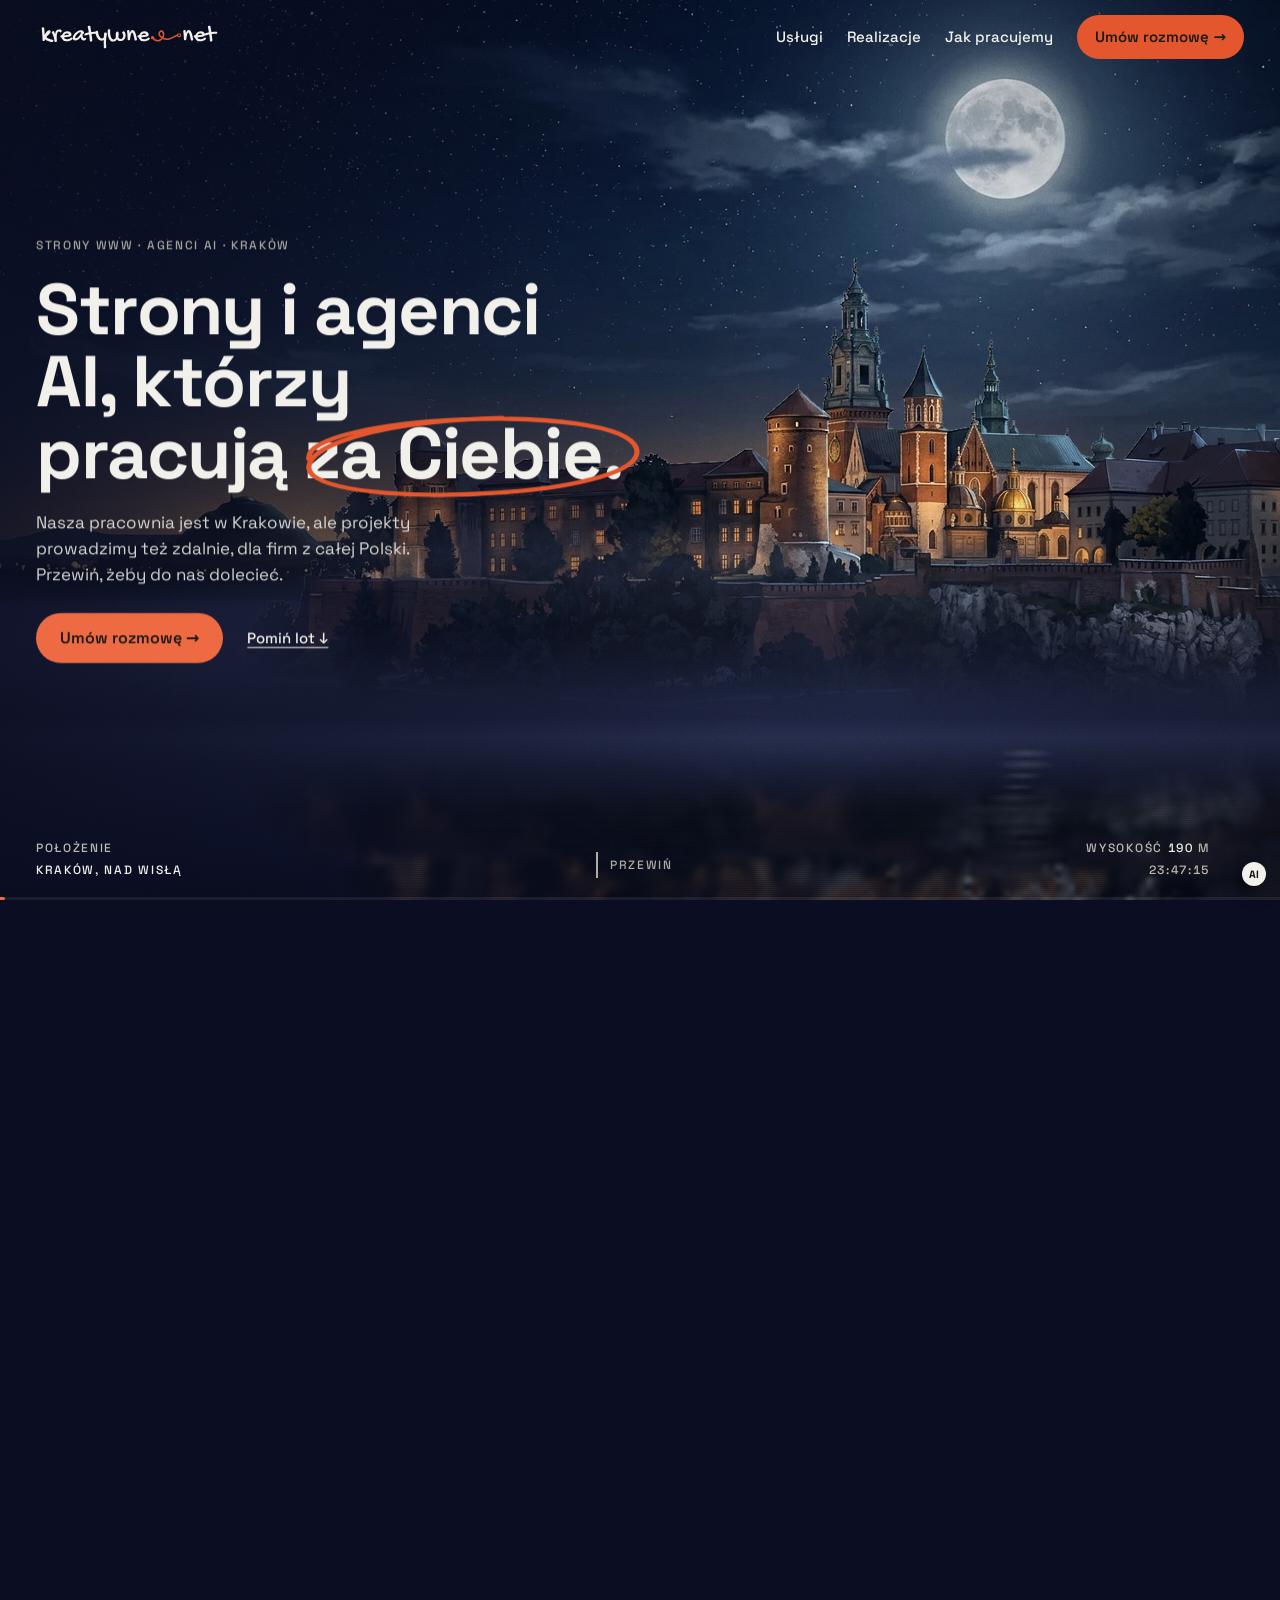
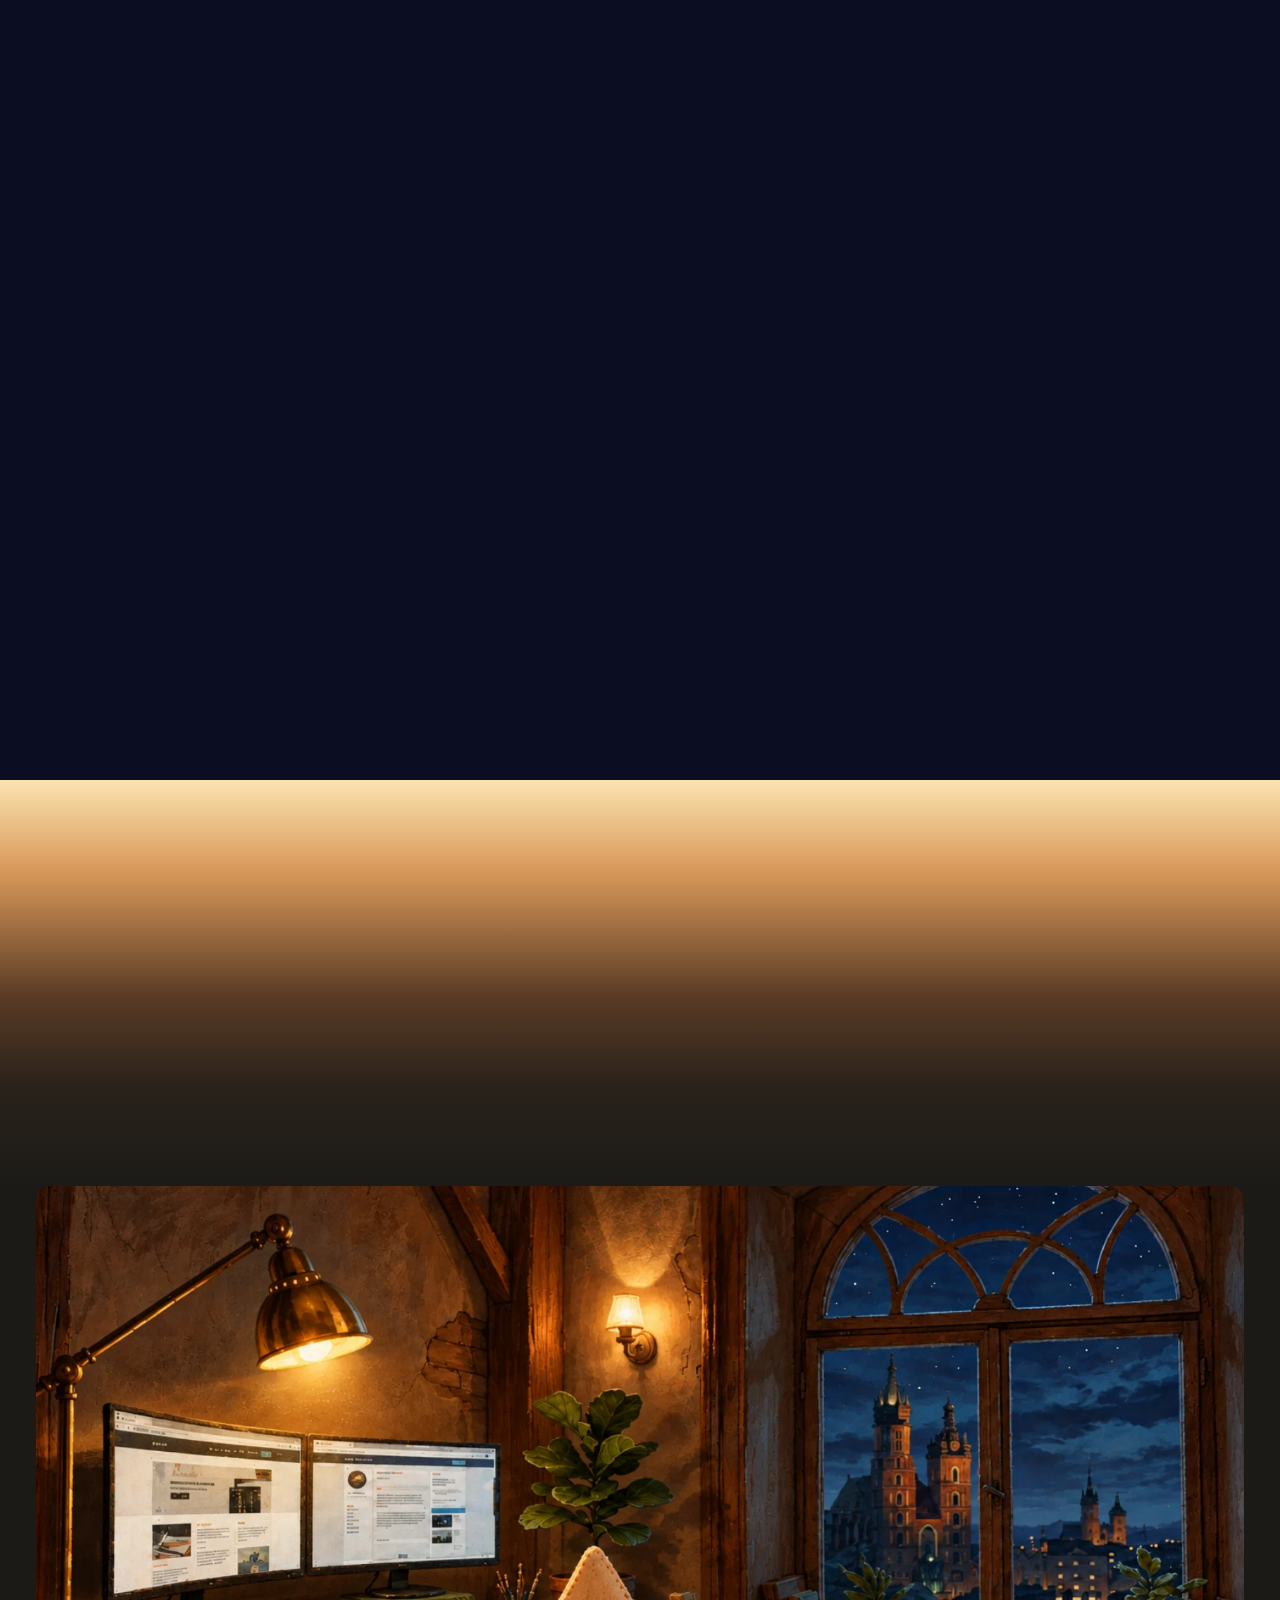
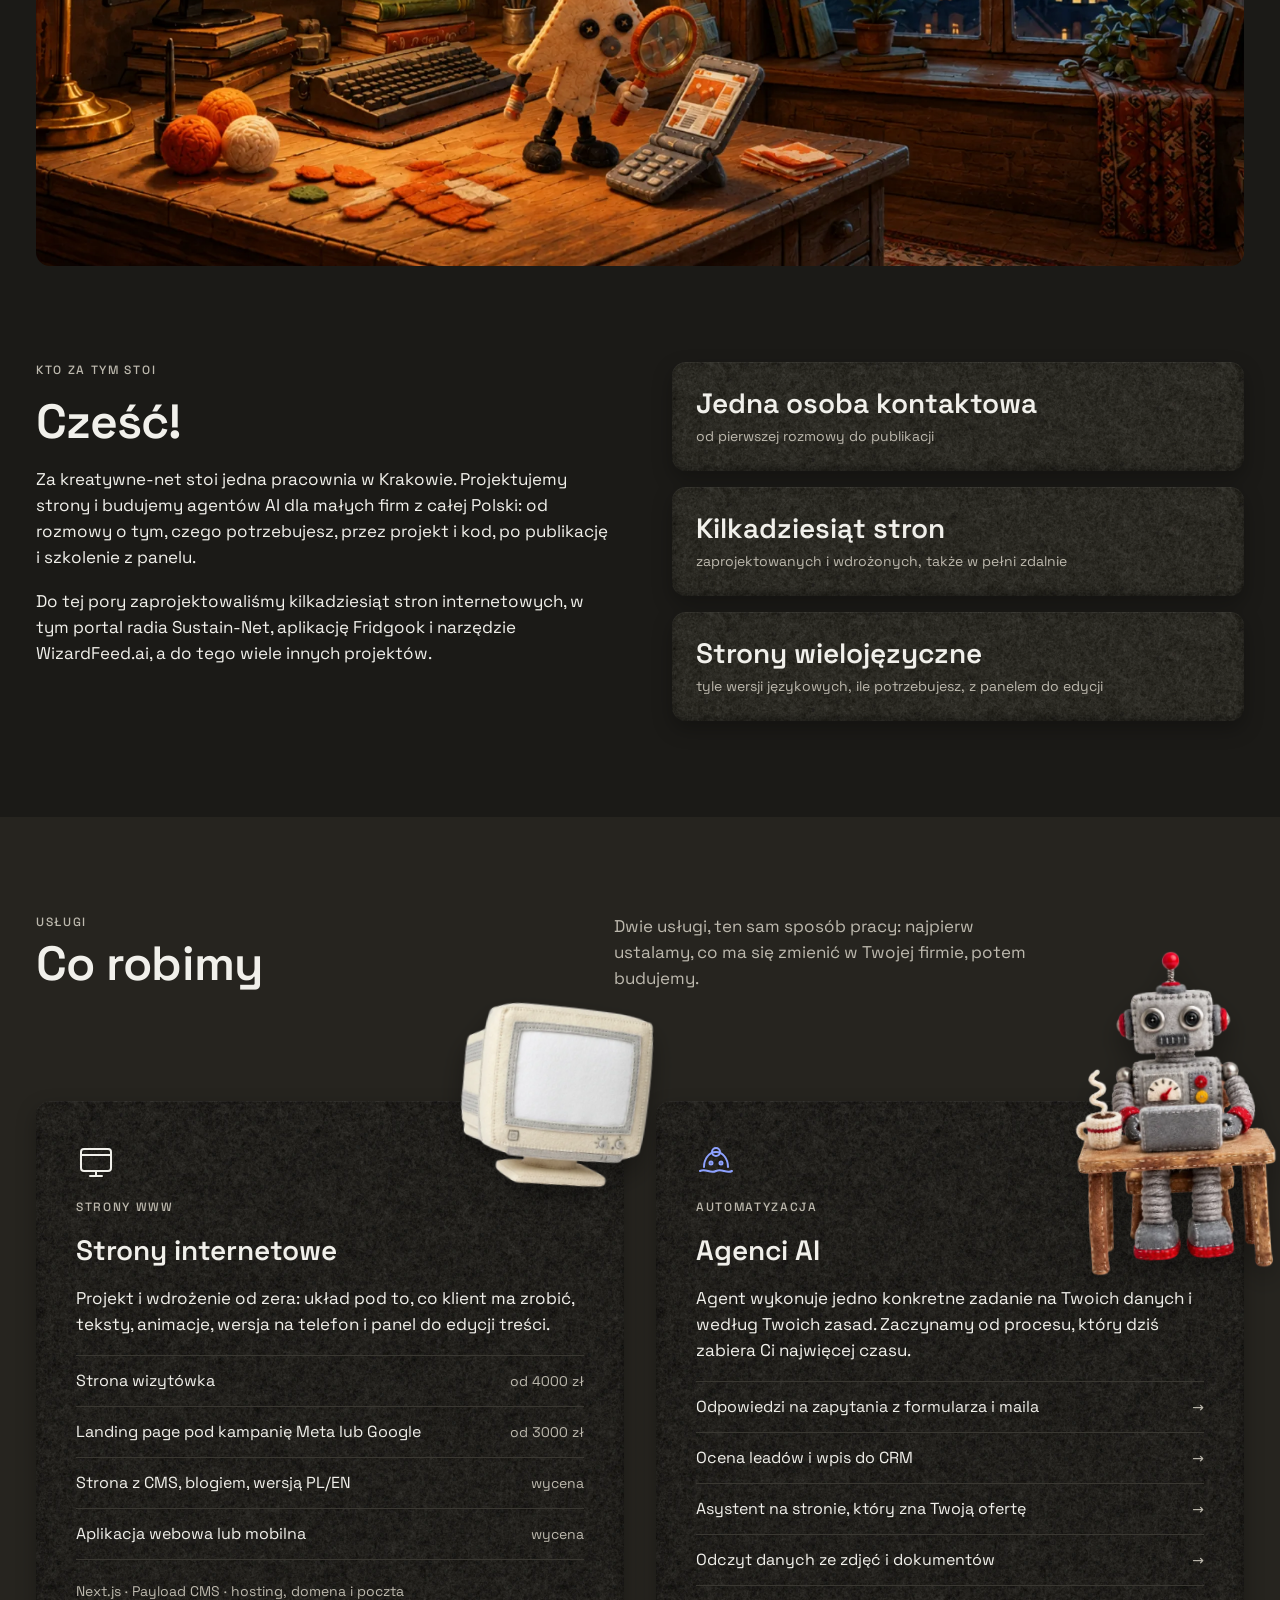
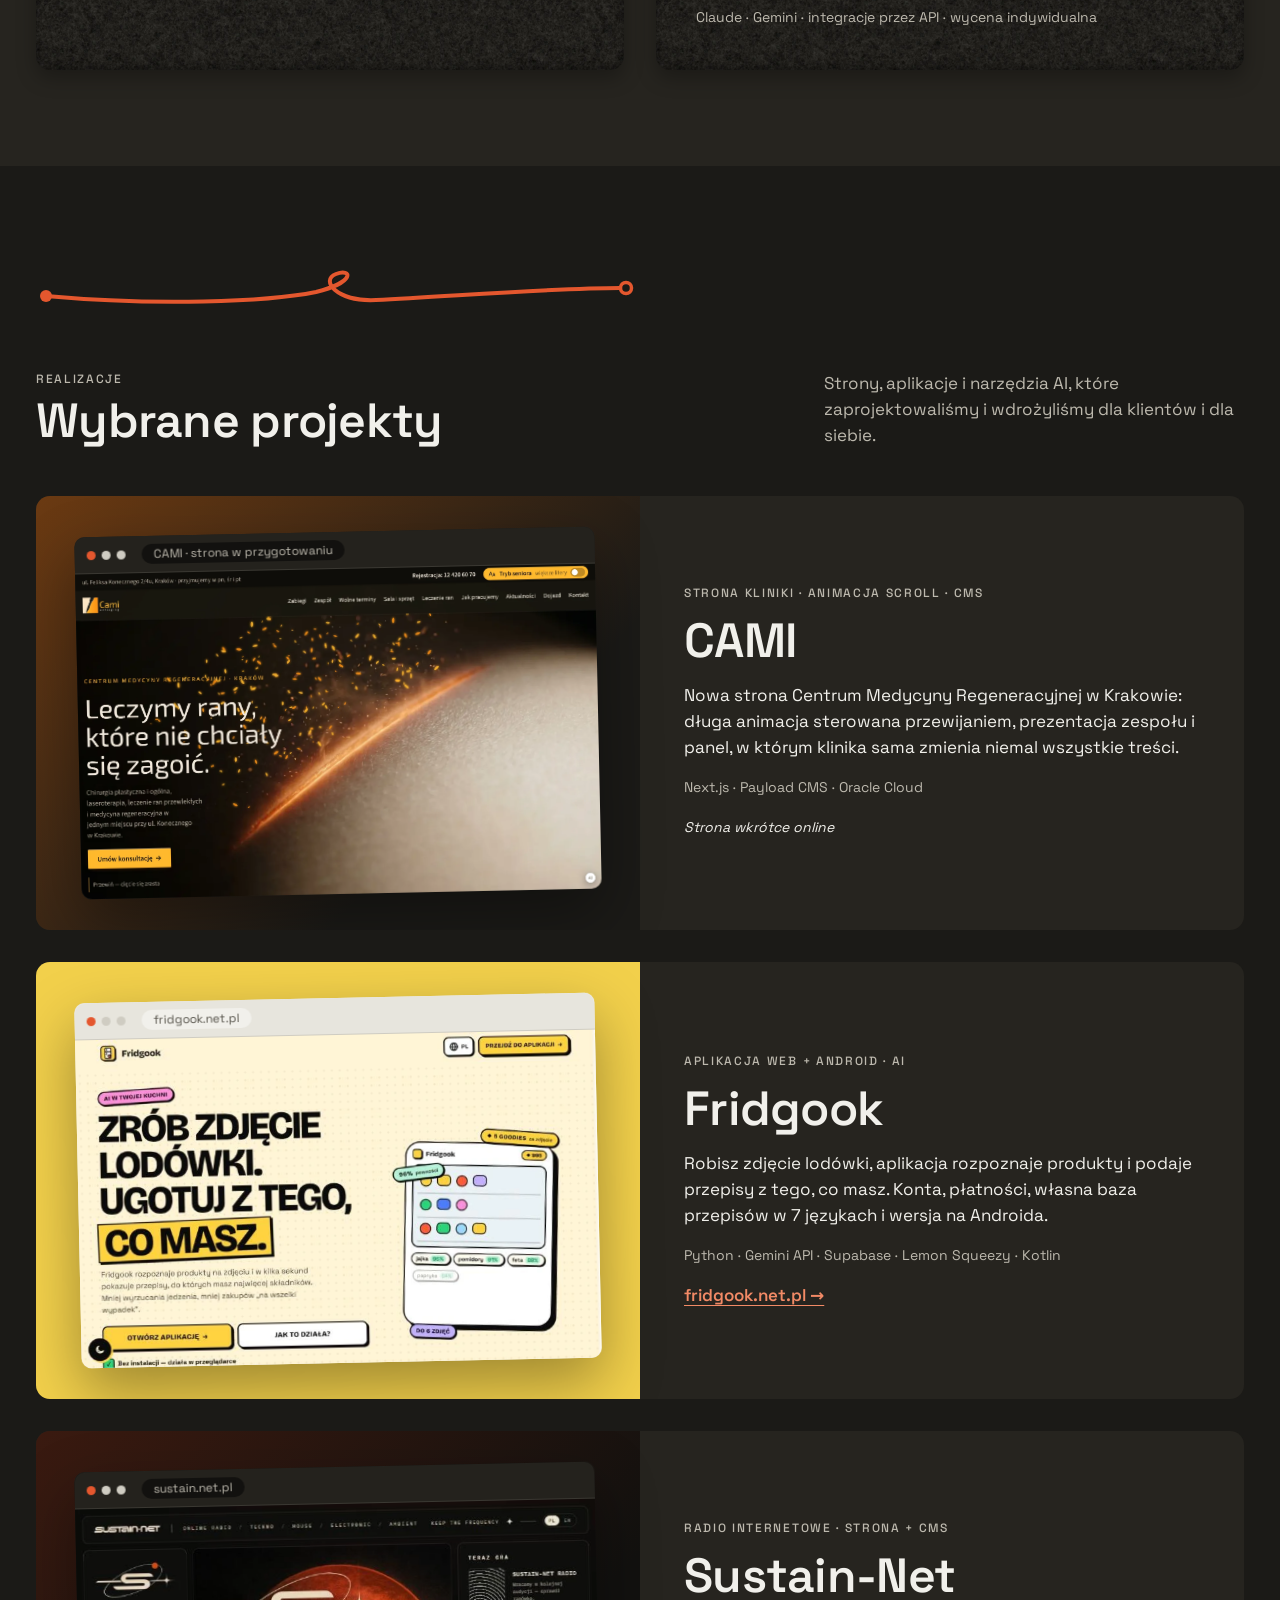
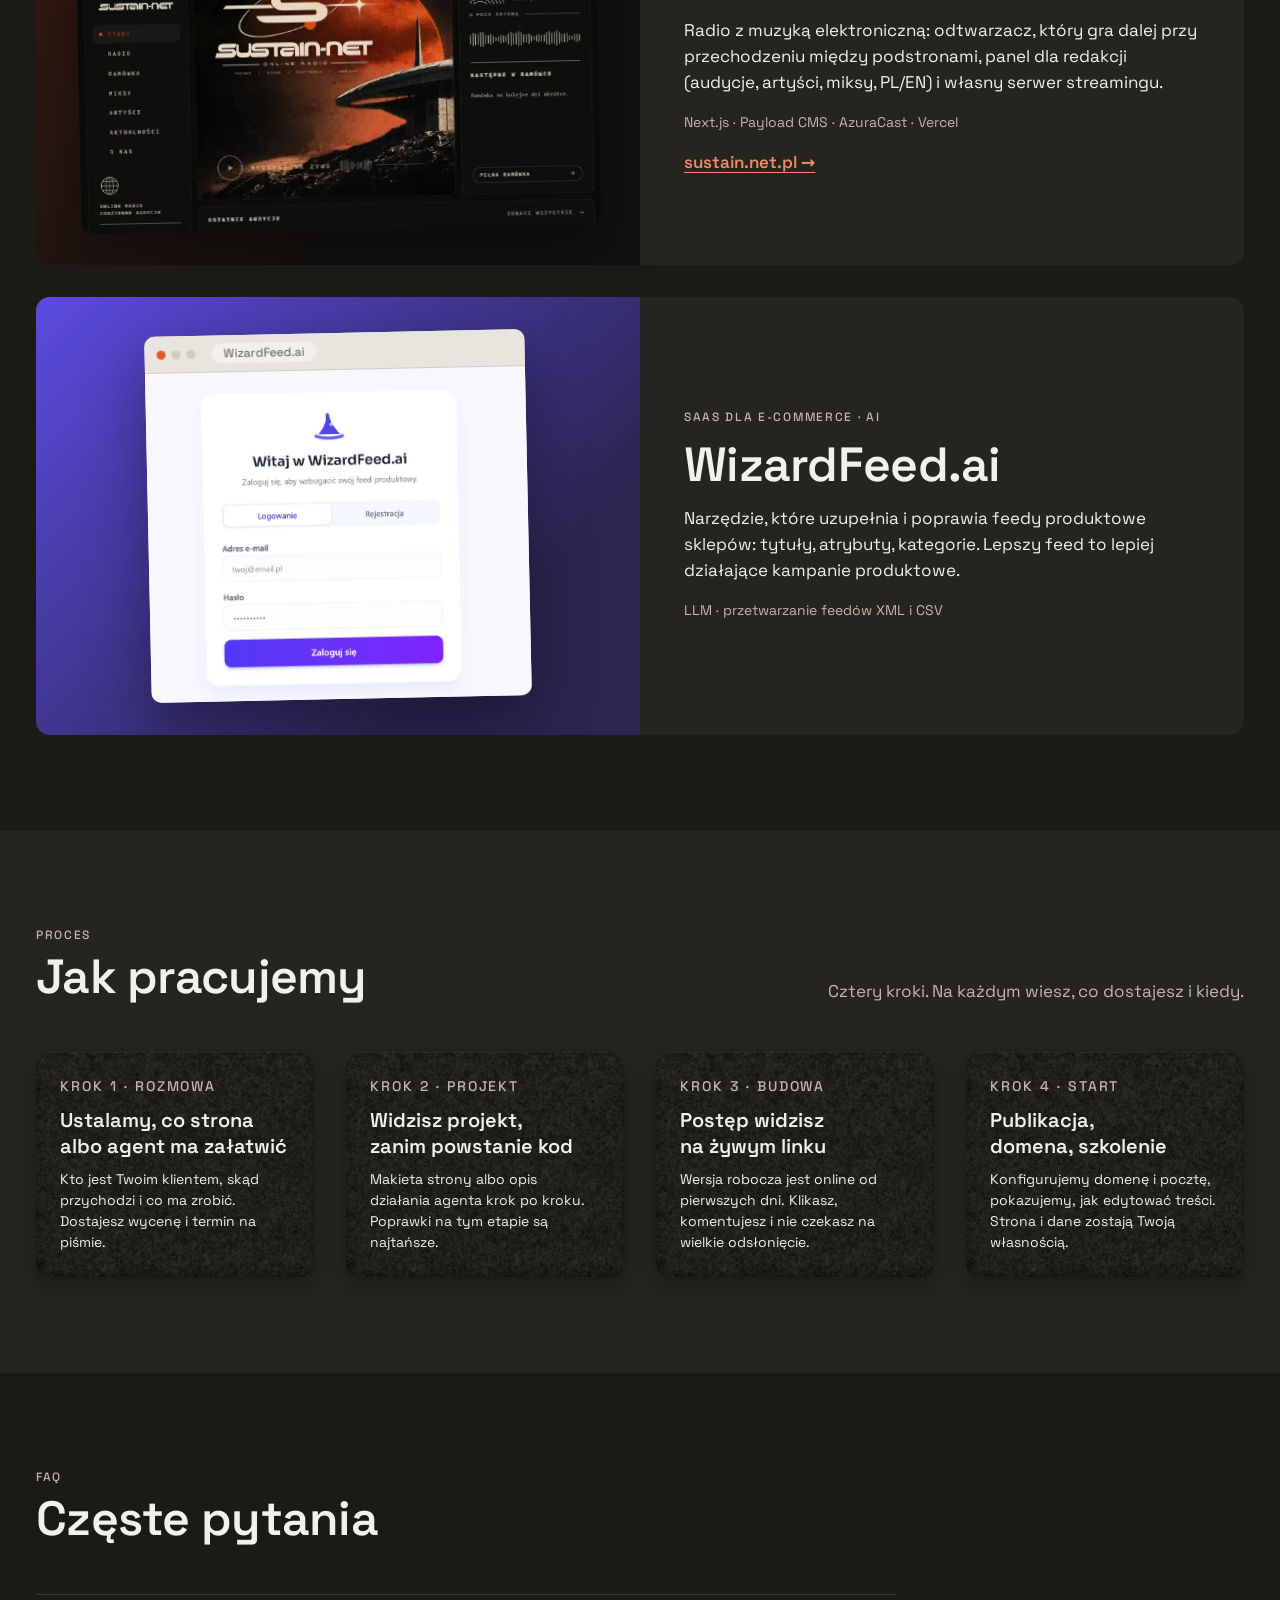
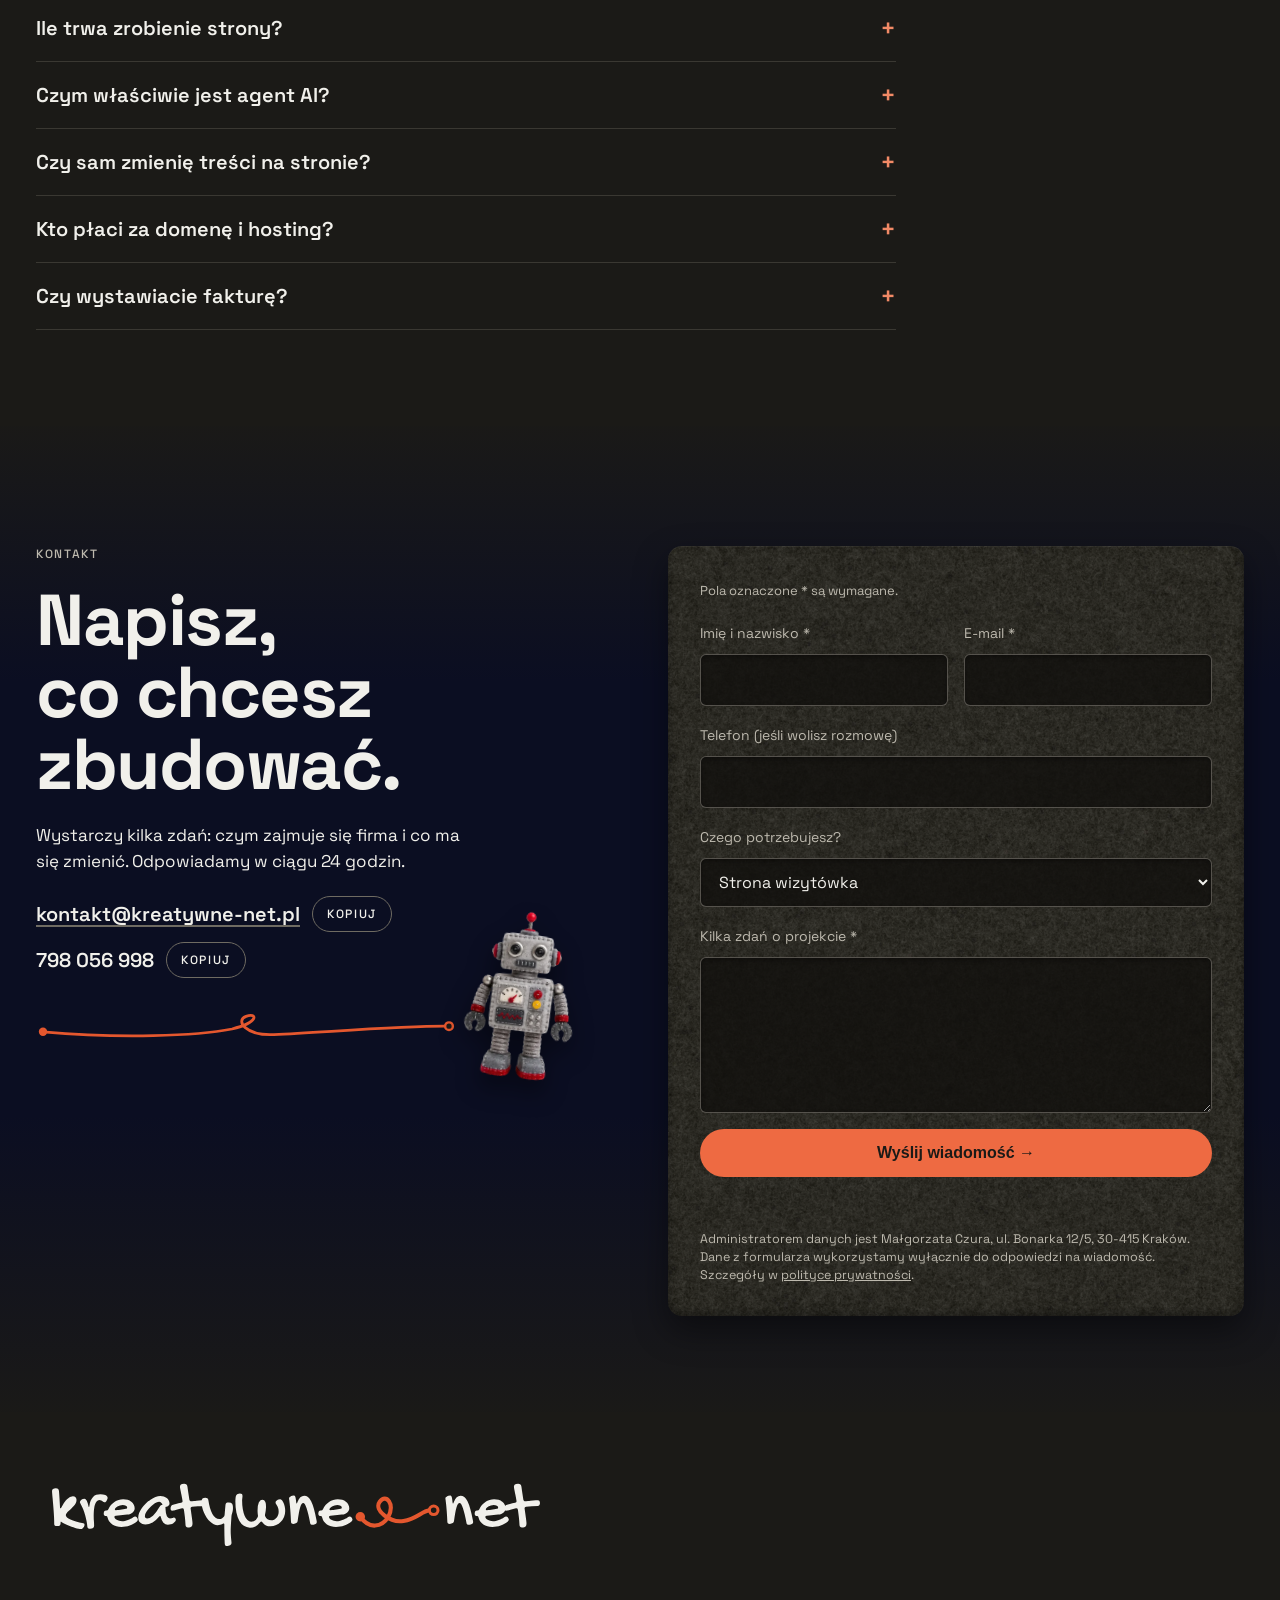
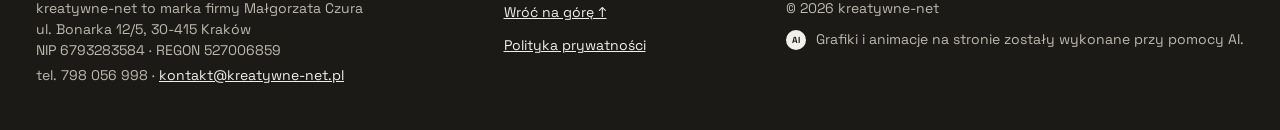
<file: index.html>
<!doctype html>
<html lang="pl">
<head>
<meta charset="utf-8">
<meta name="viewport" content="width=device-width,initial-scale=1,viewport-fit=cover">
<title>Strony internetowe i agenci AI w Krakowie | kreatywne-net</title>
<meta name="theme-color" content="#0B0E22">
<script>document.documentElement.classList.add('noc')</script>
<link rel="icon" href="favicon.ico" sizes="32x32">
<link rel="icon" href="favicon.svg" type="image/svg+xml">
<link rel="apple-touch-icon" href="apple-touch-icon.png">
<link rel="manifest" href="site.webmanifest">
<meta name="description" content="Projektujemy strony internetowe i wdrażamy agentów AI dla małych firm. Pracownia kreatywne-net w Krakowie, projekty zdalnie w całej Polsce.">
<link rel="canonical" href="https://kreatywne-net.pl/">
<meta property="og:url" content="https://kreatywne-net.pl/">
<meta property="og:type" content="website">
<meta property="og:locale" content="pl_PL">
<meta property="og:site_name" content="kreatywne-net">
<meta property="og:title" content="Strony internetowe i agenci AI w Krakowie | kreatywne-net">
<meta property="og:description" content="Projektujemy strony internetowe i wdrażamy agentów AI dla małych firm. Pracownia w centrum Krakowa.">
<style>
/* Czcionki hostowane lokalnie (bez zapytań do Google): Space Grotesk (zmienna, 300–700) i Patrick Hand, zestawy latin + latin-ext */
@font-face{font-family:'Space Grotesk';font-style:normal;font-display:swap;font-weight:300 700;src:url([data-uri]) format('woff2');unicode-range:U+0100-02BA,U+02BD-02C5,U+02C7-02CC,U+02CE-02D7,U+02DD-02FF,U+0304,U+0308,U+0329,U+1D00-1DBF,U+1E00-1E9F,U+1EF2-1EFF,U+2020,U+20A0-20AB,U+20AD-20C0,U+2113,U+2C60-2C7F,U+A720-A7FF}
@font-face{font-family:'Space Grotesk';font-style:normal;font-display:swap;font-weight:300 700;src:url([data-uri]) format('woff2');unicode-range:U+0000-00FF,U+0131,U+0152-0153,U+02BB-02BC,U+02C6,U+02DA,U+02DC,U+0304,U+0308,U+0329,U+2000-206F,U+20AC,U+2122,U+2191,U+2193,U+2212,U+2215,U+FEFF,U+FFFD}
@font-face{font-family:'Patrick Hand';font-style:normal;font-display:swap;font-weight:400;src:url([data-uri]) format('woff2');unicode-range:U+0100-02BA,U+02BD-02C5,U+02C7-02CC,U+02CE-02D7,U+02DD-02FF,U+0304,U+0308,U+0329,U+1D00-1DBF,U+1E00-1E9F,U+1EF2-1EFF,U+2020,U+20A0-20AB,U+20AD-20C0,U+2113,U+2C60-2C7F,U+A720-A7FF}
@font-face{font-family:'Patrick Hand';font-style:normal;font-display:swap;font-weight:400;src:url([data-uri]) format('woff2');unicode-range:U+0000-00FF,U+0131,U+0152-0153,U+02BB-02BC,U+02C6,U+02DA,U+02DC,U+0304,U+0308,U+0329,U+2000-206F,U+20AC,U+2122,U+2191,U+2193,U+2212,U+2215,U+FEFF,U+FFFD}

/* Układ: nocny lot nad Krakowem (motyw Ciemny systemu kreatywne-net) → złote okno → jasna pracownia (motyw Jasny: notatnik projektanta) → nocny kontakt. Tokeny = system marki kreatywne-net. */
:root{
  color-scheme: dark;
  /* motyw Jasny */
  --tlo:#F1F0EB; --tlo-2:#E7E5DD; --atrament:#1B1A17; --atrament-2:#55524A; --linia:#CFCCC2; --obrys:#8A867B;
  --energia:#E4572E; --energia-tekst:#B83A16; --na-energii:#1B1A17; --blekit:#2747C7; --mech:#4B6A3A; --glina:#D7B4A3; --marker:#F2D04B;
  /* motyw Ciemny */
  --c-tlo:#1B1A17; --c-tlo-2:#26241F; --c-atrament:#F1F0EB; --c-atrament-2:#BDB9AE; --c-linia:#3A3832; --c-obrys:#6F6B62;
  --c-energia:#EE6A42; --c-energia-tekst:#F28A66; --c-blekit:#8EA2FF;
  --noc:#0B0E22;
  --tekst:"Space Grotesk",system-ui,-apple-system,"Segoe UI",sans-serif;
  --reka:"Patrick Hand","Comic Neue",cursive;
  --gut-l:max(16px, env(safe-area-inset-left, 0px));
  --gut-r:max(16px, env(safe-area-inset-right, 0px));
}
*{box-sizing:border-box}
html{background:var(--krawedz,var(--c-tlo));transition:background-color .3s}
html.noc{--krawedz:var(--noc)}
body{margin:0;background:var(--krawedz,var(--c-tlo));color:var(--c-atrament);font-family:var(--tekst);font-size:17px;line-height:26px;-webkit-font-smoothing:antialiased;overflow-x:clip}
body::before{content:"";position:fixed;inset:0 0 auto;height:env(safe-area-inset-top,0px);z-index:60;background:var(--krawedz,var(--c-tlo))}
a{color:inherit}
:focus-visible{outline:2px solid var(--c-blekit);outline-offset:2px;border-radius:4px}
.jasne :focus-visible{outline-color:var(--blekit)}
.wrap{max-width:1240px;margin:0 auto;padding-left:var(--gut-l);padding-right:var(--gut-r)}
h1,h2,h3{font-family:var(--tekst);margin:0;text-wrap:balance}
p{margin:0}
.etykieta{font-size:12px;line-height:16px;font-weight:500;letter-spacing:.14em;text-transform:uppercase}
.display{font-size:clamp(42px,6.2vw,72px);line-height:1;font-weight:700;letter-spacing:-.02em}
.h1{font-size:clamp(32px,4.2vw,48px);line-height:1.1;font-weight:600;letter-spacing:-.015em}
.h2{font-size:28px;line-height:34px;font-weight:600}
.h3{font-size:20px;line-height:26px;font-weight:600}
.body-s{font-size:14px;line-height:21px}
.dopisek{font-family:var(--reka);font-size:28px;line-height:32px}

/* Wyróżnienie: zakreślenie markerem pod jednym słowem (za tekstem) */
.zakr{position:relative;white-space:nowrap;z-index:0}
.zakr::before{content:"";position:absolute;z-index:-1;left:-5%;right:-5%;top:52%;bottom:-6%;background:url(img/brand/zakreslenie-marker.svg) center/100% 100% no-repeat}
/* Wyróżnienie: odręczne obwiedzenie */
.obw{position:relative;white-space:nowrap}
.obw::after{content:"";position:absolute;left:-11%;right:-11%;top:-18%;bottom:-22%;background:url(img/brand/kolko-odreczne.svg) center/100% 100% no-repeat;pointer-events:none}

/* Przyciski */
.btn{display:inline-flex;align-items:center;gap:10px;padding:12px 24px;min-height:48px;border-radius:999px;background:var(--energia);color:var(--na-energii);font-weight:600;font-size:16px;text-decoration:none;border:0;cursor:pointer;width:max-content;transition:background .2s,color .2s}
.btn:hover{background:var(--energia-tekst);color:var(--tlo)}
.na-ciemnym .btn{background:var(--c-energia)}
.btn-2{display:inline-flex;align-items:center;gap:10px;padding:10.5px 22px;min-height:44px;border-radius:999px;border:1.5px solid var(--c-obrys);color:var(--c-atrament);text-decoration:none;font-weight:600;font-size:15px}
.btn-2:hover{border-color:var(--c-atrament)}

/* ---------- Nagłówek ---------- */
.site-head{position:fixed;top:env(safe-area-inset-top,0px);left:0;right:0;z-index:50;transition:background .35s ease,box-shadow .35s ease}
.site-head .wrap{display:flex;align-items:center;justify-content:space-between;gap:16px;padding-block:14px}
.site-head.solid{background:rgba(27,26,23,.8);backdrop-filter:blur(12px);-webkit-backdrop-filter:blur(12px)}
.site-head.jasny{background:rgba(241,240,235,.9);backdrop-filter:blur(12px);-webkit-backdrop-filter:blur(12px);box-shadow:0 1px 0 var(--linia)}
.brand{display:block;line-height:0}
.brand img{height:34px;width:auto;display:block}
.brand .l-jasne{display:none}
.site-head.jasny .brand .l-ciemne{display:none}
.site-head.jasny .brand .l-jasne{display:block}
.nav{display:flex;align-items:center;gap:24px;font-size:15px;font-weight:500}
.nav a{text-decoration:none;padding:10px 0;color:var(--c-atrament)}
.nav a:hover{color:var(--c-energia-tekst)}
.site-head.jasny .nav a{color:var(--atrament)}
.site-head.jasny .nav a:hover{color:var(--energia-tekst)}
.nav .btn{padding:9px 18px;min-height:40px;font-size:15px;color:var(--na-energii)}
.site-head.jasny .nav .btn,.nav .btn{color:var(--na-energii)}
.nav .btn:hover{color:var(--tlo)}
@media (max-width:760px){.nav .nl{display:none}.brand img{height:28px}}
.menu-btn{display:none;align-items:center;gap:8px;min-height:40px;padding:8px 14px;border-radius:999px;border:1.5px solid var(--c-obrys);background:transparent;color:var(--c-atrament);font:inherit;font-size:15px;font-weight:500;cursor:pointer}
.menu-btn svg{width:18px;height:18px}
@media (max-width:760px){.menu-btn{display:inline-flex}.nav{gap:10px}}
.mnav{position:absolute;left:0;right:0;top:100%;background:rgba(27,26,23,.97);border-top:1px solid var(--c-linia);padding:8px var(--gut-r) 16px var(--gut-l);display:flex;flex-direction:column}
.mnav[hidden]{display:none}
.mnav a{display:block;padding:14px 0;color:var(--c-atrament);text-decoration:none;font-size:18px;font-weight:500;border-bottom:1px solid var(--c-linia)}
.skip-link{position:absolute;left:var(--gut-l);top:-60px;z-index:90;background:var(--c-energia);color:var(--na-energii);padding:10px 16px;border-radius:999px;font-weight:600;text-decoration:none}
.skip-link:focus{top:calc(10px + env(safe-area-inset-top,0px))}
#prel{position:fixed;left:0;top:0;height:3px;width:0;background:var(--c-energia);z-index:95;transition:width .3s ease,opacity .5s ease .2s}
#prel.done{opacity:0}
.skip-lot{color:var(--c-atrament);font-weight:500;font-size:15px;text-underline-offset:4px;padding:10px 4px;min-height:44px;display:inline-flex;align-items:center}
.skip-lot:hover{color:var(--c-energia-tekst)}

/* ---------- Lot nad miastem ---------- */
/* Lot: sekcja przyklejona (sticky) w wysokim kontenerze, bez przenoszenia elementów w DOM */
#flight-wrap{--lot:5.2;position:relative;height:calc(100vh * (1 + var(--lot)));height:calc(100svh * (1 + var(--lot)))}
@media (max-width:700px){#flight-wrap{--lot:4.2}}
#flight{position:sticky;top:0;height:100vh;height:100svh;overflow:hidden;background:var(--noc)}
@media (prefers-reduced-motion: reduce){#flight-wrap{height:auto}#flight{position:relative}}
#flight canvas{position:absolute;inset:0;width:100%;height:100%;display:block}
.scrim{position:absolute;inset:0;pointer-events:none;background:linear-gradient(90deg,rgba(11,14,34,.78) 0%,rgba(11,14,34,.42) 36%,rgba(11,14,34,0) 60%)}
@media (max-width:700px){.scrim{background:linear-gradient(180deg,rgba(11,14,34,.55) 0%,rgba(11,14,34,.78) 30%,rgba(11,14,34,.72) 62%,rgba(11,14,34,.2) 85%)}#flight .hud .right{display:none}}
@media (max-width:400px){.display{font-size:36px}}
.cta-s{display:none}
@media (max-width:440px){.cta-l{display:none}.cta-s{display:inline}.m-l{display:none}.menu-btn{padding:8px 10px}.brand img{height:24px}}
.studio,#strefa-jasna{overflow-x:clip}
.cap{position:absolute;inset:0;display:flex;align-items:center;pointer-events:none;opacity:0;will-change:opacity,transform}
.cap .wrap{width:100%}
.cap .inner{max-width:500px;display:flex;flex-direction:column;gap:14px;pointer-events:auto}
.cap .etykieta{color:var(--c-atrament-2)}
.cap h2{font-size:clamp(32px,4.2vw,48px);line-height:1.1;font-weight:600;letter-spacing:-.015em}
.cap p{color:var(--c-atrament);opacity:.88;max-width:440px}
#cap0{opacity:1}
#cap0 .inner{max-width:680px;gap:20px}
#cap0 .lede{max-width:440px;color:var(--c-atrament);opacity:.88}
.cta-row{display:flex;flex-wrap:wrap;align-items:center;gap:12px 20px;margin-top:6px}
.cta-row .dopisek{color:var(--c-energia-tekst)}
.hud{position:absolute;left:0;right:0;bottom:calc(22px + env(safe-area-inset-bottom,0px));pointer-events:none}
.hud .wrap{display:flex;justify-content:space-between;align-items:flex-end;gap:16px;color:var(--c-atrament-2)}
.hud .loc{display:flex;flex-direction:column;gap:6px}
.hud b{font-weight:500;color:var(--c-atrament)}
.hud .right{text-align:right;display:flex;flex-direction:column;gap:6px;font-variant-numeric:tabular-nums}
.hud .bar{position:absolute;left:0;right:0;bottom:-22px;height:3px;background:rgba(241,240,235,.08)}
.hud .bar i{display:block;height:100%;width:0;background:var(--c-energia);border-radius:0 3px 3px 0}
.cue{display:inline-flex;align-items:center;gap:12px}
.cue span{width:1.5px;height:26px;background:var(--c-atrament-2);animation:cue 2.2s ease-in-out infinite;transform-origin:top}
@keyframes cue{0%{transform:scaleY(0)}50%{transform:scaleY(1)}100%{transform:scaleY(0);transform-origin:bottom}}
#flash{position:absolute;inset:0;background:#FBE3B0;opacity:0;pointer-events:none}

/* ---------- Strefa jasna: pracownia ---------- */
.jasne{--tlo:#1B1A17;--tlo-2:#26241F;--atrament:#F1F0EB;--atrament-2:#BDB9AE;--linia:#3A3832;--obrys:#6F6B62;--energia:#EE6A42;--energia-tekst:#F28A66;--blekit:#8EA2FF;--glina:#4A3A33;--mech:#9DB98A;background:var(--tlo);color:var(--atrament)}
.jasne :focus-visible{outline-color:var(--c-blekit)}
.studio{background:linear-gradient(180deg,#FBE3B0 0,#D9995A 10vh,#5A3B24 24vh,#2A221B 34vh,var(--tlo) 46vh);padding-block:30vh 0}
.studio .hello{display:flex;flex-direction:column;gap:14px;padding-bottom:64px}
.studio .hello .etykieta{color:var(--atrament-2)}
.room{position:relative;margin:0;border-radius:14px;overflow:hidden;aspect-ratio:16/9;max-width:100%}
.room img{display:block;width:100%;height:100%;object-fit:cover;transform-origin:62% 45%;max-width:100%}
.room-note{display:flex;align-items:flex-start;gap:8px;margin-top:10px;color:var(--atrament-2);font-size:14px}
.about{display:grid;grid-template-columns:repeat(auto-fit,minmax(min(100%,420px),1fr));gap:48px 64px;padding-block:96px}
.about .txt{display:flex;flex-direction:column;gap:18px;max-width:620px}
.about .txt .etykieta{color:var(--atrament-2)}
.about .txt p{color:var(--atrament)}
.facts{display:grid;grid-template-columns:minmax(0,1fr);gap:16px;align-content:start}
.fact{background:var(--tlo-2);border-radius:14px;padding:24px;display:flex;flex-direction:column;gap:6px}
.fact b{font-size:28px;line-height:34px;font-weight:600}
.fact span{font-size:14px;line-height:21px;color:var(--atrament-2)}
.sep{display:block;width:min(600px,100%);height:auto;margin:0 0 48px}

.band{padding-block:96px}
.band.alt{background:var(--tlo-2)}
.sec-head{display:flex;flex-wrap:wrap;justify-content:space-between;align-items:flex-end;gap:16px 40px;margin-bottom:48px}
.sec-head .lead{display:flex;flex-direction:column;gap:8px}
.sec-head .etykieta{color:var(--atrament-2)}
.sec-head p{max-width:420px;color:var(--atrament-2)}
.rv{will-change:transform,opacity}

/* Usługi */
.services{display:grid;grid-template-columns:repeat(auto-fit,minmax(min(100%,440px),1fr));gap:32px}
.svc{background:var(--tlo-2);border-radius:14px;padding:clamp(24px,3.4vw,40px);display:flex;flex-direction:column;gap:18px;min-width:0}
.band.alt .svc{background:var(--tlo)}
.svc .etykieta{color:var(--atrament-2)}
.svc .ikona{width:40px;height:40px}
.svc ul{list-style:none;margin:0;padding:0;border-top:1px solid var(--linia)}
.svc li{display:flex;justify-content:space-between;gap:16px;padding:12px 0;border-bottom:1px solid var(--linia);font-size:16px}
.svc li span:last-child{font-size:14px;color:var(--atrament-2);white-space:nowrap;font-variant-numeric:tabular-nums}
.svc .stack{font-size:14px;color:var(--atrament-2)}
.svc.ai .ikona{color:var(--blekit)}

/* Realizacje */
.projects{display:flex;flex-direction:column;gap:32px}
.proj{position:sticky;top:calc(84px + var(--i) * 16px);display:grid;grid-template-columns:repeat(auto-fit,minmax(min(100%,400px),1fr));border-radius:14px;overflow:hidden;background:var(--tlo-2);transform-origin:top center}
.proj .vis{min-height:320px;display:flex;align-items:center;justify-content:center;padding:36px}
.proj .body{padding:clamp(24px,3.6vw,44px);display:flex;flex-direction:column;gap:14px;justify-content:center;min-width:0}
.proj .etykieta{color:var(--atrament-2)}
.proj p{color:var(--atrament)}
.proj .tech{font-size:14px;color:var(--atrament-2)}
.proj a.link{color:var(--energia-tekst);font-weight:600;text-underline-offset:4px;width:max-content}
.v-fridge{background:#F2D04B}
.v-radio{background:linear-gradient(135deg,#3A1A10,#12110F 70%)}
.browser{margin:0;width:100%;max-width:520px;border-radius:10px;overflow:hidden;background:#F1F0EB;box-shadow:0 24px 60px rgba(0,0,0,.35);transform:rotate(-1.2deg);transition:transform .4s ease}
.proj:hover .browser{transform:rotate(0) scale(1.02)}
.browser .bar{display:flex;align-items:center;gap:6px;padding:8px 12px;background:#E7E5DD;border-bottom:1px solid #CFCCC2}
.browser .bar i{width:9px;height:9px;border-radius:50%;background:#CFCCC2}
.browser .bar i:first-child{background:#E4572E}
.browser .bar span{margin-left:10px;font-size:12px;line-height:16px;color:#55524A;background:#F1F0EB;border-radius:999px;padding:2px 12px}
.browser img{display:block;width:100%;height:auto;max-width:100%}
.v-radio .browser{background:#12110F}
.v-radio .browser .bar{background:#24221D;border-color:#3A3832}
.v-radio .browser .bar span{background:#12110F;color:#BDB9AE}
@media (prefers-reduced-motion: reduce){.browser{transform:none;transition:none}}
.v-cami{background:linear-gradient(135deg,#6B3A12,#1B1A17 70%)}
.v-cami .browser{background:#1B1A17}
.v-cami .browser .bar{background:#24221D;border-color:#3A3832}
.v-cami .browser .bar span{background:#12110F;color:#BDB9AE}
.link-soon{font-size:14px;color:var(--atrament-2);font-style:italic}
.v-feed{background:linear-gradient(135deg,#5B4BE0,#2B2550 75%)}
.v-feed .browser{max-width:380px}
.phone{width:200px;border:2px solid #1B1A17;border-radius:26px;background:#F1F0EB;padding:16px;display:flex;flex-direction:column;gap:10px;color:#1B1A17}
.phone .shot{height:110px;border:2px solid #1B1A17;border-radius:14px;background:#E7E5DD;display:flex;align-items:center;justify-content:center}
.phone b{font-size:14px;font-weight:600}
.phone .go{background:#1B1A17;color:#F1F0EB;border-radius:999px;padding:9px;text-align:center;font-weight:600;font-size:13px}
.vinyl{width:170px;height:170px;border-radius:50%;background:repeating-radial-gradient(circle,#24221D 0 2px,#2E2C26 2px 4px);display:flex;align-items:center;justify-content:center;animation:spin 7s linear infinite}
.vinyl i{width:52px;height:52px;border-radius:50%;background:var(--c-energia)}
@keyframes spin{to{transform:rotate(360deg)}}
.onair{display:flex;align-items:center;gap:10px;color:var(--c-atrament-2);margin-top:20px}
.onair::before{content:"";width:8px;height:8px;border-radius:50%;background:var(--c-energia)}
.feed{width:100%;max-width:340px;background:#F1F0EB;border-radius:14px;overflow:hidden;font-size:13px;line-height:18px;color:#1B1A17}
.feed div{display:grid;grid-template-columns:repeat(2,minmax(0,1fr));gap:12px;padding:11px 14px;border-bottom:1px solid #CFCCC2}
.feed div:first-child{background:#1B1A17;color:#F1F0EB}
.feed s{text-decoration:none;color:#55524A}

/* Proces */
.steps{display:grid;grid-template-columns:repeat(auto-fit,minmax(min(100%,260px),1fr));gap:32px}
.step{background:var(--tlo);border-radius:14px;padding:24px;display:flex;flex-direction:column;gap:10px}
.step .etykieta{color:var(--atrament-2)}
.step p{font-size:14px;line-height:21px;color:var(--atrament)}

/* FAQ */
.faq{max-width:860px;border-top:1px solid var(--linia)}
.faq details{border-bottom:1px solid var(--linia)}
.faq summary{list-style:none;cursor:pointer;display:flex;justify-content:space-between;align-items:center;gap:24px;padding:20px 0;font-size:20px;line-height:26px;font-weight:600;min-height:44px}
.faq summary::-webkit-details-marker{display:none}
.faq summary::after{content:"+";font-size:26px;font-weight:500;color:var(--energia-tekst)}
.faq details[open] summary::after{content:"−"}
.faq details p{padding:0 40px 22px 0;max-width:70ch}

/* Kontakt (motyw Ciemny nad nocnym miastem) */
#kontakt{position:relative;overflow:hidden;background:var(--noc);padding-block:120px 96px}
#kontakt canvas{position:absolute;inset:0;width:100%;height:100%;display:block}
#kontakt .shade{position:absolute;inset:0;background:linear-gradient(180deg,rgba(27,26,23,.95) 0%,rgba(11,14,34,.55) 26%,rgba(11,14,34,.55) 70%,rgba(27,26,23,.95) 100%)}
.contact{position:relative;display:grid;grid-template-columns:repeat(auto-fit,minmax(min(100%,420px),1fr));gap:56px;align-items:start}
.contact .lead{display:flex;flex-direction:column;gap:22px}
.contact .lead .etykieta{color:var(--c-atrament-2)}
.contact .lead p{max-width:440px}
.reach{display:flex;flex-direction:column;gap:10px}
.reach div{display:flex;align-items:center;gap:12px;flex-wrap:wrap}
.reach div[hidden]{display:none}
.reach output{font-size:20px;font-weight:600;user-select:all}
.reach output a{text-decoration:underline;text-decoration-color:var(--c-obrys);text-underline-offset:4px}.reach output a:hover{text-decoration-color:var(--c-energia)}
.copy{font-family:var(--tekst);font-size:12px;font-weight:500;letter-spacing:.14em;text-transform:uppercase;background:transparent;color:var(--c-atrament);border:1.5px solid var(--c-obrys);border-radius:999px;padding:6px 14px;cursor:pointer;min-height:36px}
form.card{background:rgba(38,36,31,.9);backdrop-filter:blur(10px);-webkit-backdrop-filter:blur(10px);border-radius:14px;padding:clamp(22px,4vw,32px);display:flex;flex-direction:column;gap:16px}
.row{display:grid;grid-template-columns:repeat(auto-fit,minmax(min(100%,200px),1fr));gap:16px}
label{display:flex;flex-direction:column;gap:8px;font-size:14px;color:var(--c-atrament-2)}
input,select,textarea{font:inherit;font-size:16px;color:var(--c-atrament);background:var(--c-tlo);border:1.5px solid var(--c-obrys);border-radius:6px;padding:12px 14px}
textarea{resize:vertical}
.form-note{font-size:15px;color:var(--c-atrament);min-height:1.4em}
.form-note.blad{color:var(--c-energia-tekst)}
.req{color:var(--c-atrament-2);font-size:13px}
.err{margin:0;font-size:13px;line-height:18px;color:var(--c-energia-tekst);min-height:0}
.err:empty{display:none}
input[aria-invalid="true"],textarea[aria-invalid="true"]{border-color:var(--c-energia)}
.fine{font-size:12.5px;line-height:18px;color:var(--c-atrament-2)}
.sep-c{display:block;width:min(420px,80%);height:auto;margin-top:8px}

footer{background:var(--c-tlo);padding-block:56px 40px;color:var(--c-atrament-2);font-size:14px;line-height:21px}
footer .wrap{display:flex;flex-direction:column;gap:36px}
footer .big img{width:min(520px,80vw);height:auto;display:block}
footer .cols{display:flex;flex-wrap:wrap;justify-content:space-between;gap:24px}
footer address{font-style:normal}
footer a{color:var(--c-atrament);display:inline-block;padding-block:4px;min-height:24px}

@media (prefers-reduced-motion: reduce){.vinyl,.cue span{animation:none}}
/* Znaczek AI: jasne koło z wyciętymi literami, w prawym dolnym rogu; opis po najechaniu lub fokusie */
.ai-badge{position:fixed;z-index:56;right:calc(14px + env(safe-area-inset-right,0px));bottom:calc(14px + env(safe-area-inset-bottom,0px));width:24px;height:24px;border-radius:50%;filter:drop-shadow(0 4px 10px rgba(0,0,0,.45));outline:0;cursor:help}
.ai-badge::before{content:"";position:absolute;inset:-10px}
.ai-badge svg,.ai-mini svg{display:block;width:100%;height:100%}
.ai-tip{position:absolute;right:calc(100% + 10px);bottom:50%;transform:translate(4px,50%);width:max-content;max-width:min(260px,calc(100vw - 90px));background:var(--tlo);color:var(--atrament);font-size:13px;line-height:18px;padding:8px 12px;border-radius:6px;opacity:0;pointer-events:none;transition:opacity .2s,transform .2s}
.ai-badge:hover .ai-tip,.ai-badge:focus-visible .ai-tip{opacity:1;transform:translate(0,50%)}
.ai-badge:focus-visible{outline:2px solid var(--c-blekit);outline-offset:3px}
.ai-mini{display:inline-block;width:20px;height:20px;flex:0 0 auto}
.foot-ai{display:flex;align-items:center;gap:10px;margin:0}
@media (max-width:1320px){#flight .hud .right{margin-right:34px}}
#flight.rm{height:auto;min-height:100svh;display:flex;flex-direction:column;padding-block:0 72px}
#flight.rm canvas{height:100svh;bottom:auto}
#flight.rm .scrim{height:100svh;bottom:auto}
#flight.rm::after{content:"";position:absolute;left:0;right:0;top:100svh;bottom:0;background:var(--noc);z-index:0}
#flight.rm .cap{position:relative;inset:auto;opacity:1!important;visibility:visible!important;transform:none!important;z-index:1}
#flight.rm #cap0{min-height:100svh}
#flight.rm .cap:not(#cap0){padding-block:20px}
#flight.rm .hud,#flight.rm #flash,#flight.rm .skip-lot{display:none}
/* ==== Poprawka mobile: teksty lotu pod menu, CTA w górnym pasku ==== */
@media (max-width:600px){
  .cta-l{display:inline}
  .cta-s{display:none}
  .site-head .btn{padding:10px 14px;font-size:14px;white-space:nowrap}
  .brand img{height:20px}
  #flight:not(.rm) .cap{align-items:flex-start;padding-top:122px}
  .cap .inner{gap:10px}
  #cap0 .inner{gap:12px}
  #cap0 h1{font-size:30px;line-height:1.08}
  #cap0 .lede{font-size:15px;line-height:1.45}
  .cap h2{font-size:28px}
  .cap p{font-size:15px;line-height:1.45}
  #cap0 .cta-row .btn{display:none}
  #flight:not(.rm) .scrim{background:linear-gradient(180deg,rgba(12,14,30,.92) 0%,rgba(12,14,30,.75) 42%,rgba(12,14,30,0) 62%)}
}
</style>
<link rel="stylesheet" href="craft.css">
</head>
<body>


<a class="skip-link" href="#uslugi">Przejdź do oferty</a>
<div id="prel" aria-hidden="true"></div>

<header class="site-head" id="head">
  <div class="wrap">
    <a class="brand" href="#top" aria-label="kreatywne-net, początek strony"><img src="img/brand/logo-ciemne-pomaranczowy-kabel.svg" alt="kreatywne-net" width="186" height="34"></a>
    <nav class="nav" aria-label="Główna">
      <a class="nl" href="#uslugi">Usługi</a>
      <a class="nl" href="#realizacje">Realizacje</a>
      <a class="nl" href="#proces">Jak pracujemy</a>
      <a class="btn" href="#kontakt"><span class="cta-l">Umów rozmowę →</span><span class="cta-s">Napisz →</span></a>
      <button class="menu-btn" type="button" aria-expanded="false" aria-controls="mnav" id="menu-btn" aria-label="Menu"><svg viewBox="0 0 24 24" fill="none" stroke="currentColor" stroke-width="2" stroke-linecap="round" aria-hidden="true"><path d="M4 7h16M4 12h16M4 17h16"></path></svg><span class="m-l">Menu</span></button>
    </nav>
  </div>
  <div class="mnav" id="mnav" hidden>
    <a href="#strefa-jasna">Pracownia</a>
    <a href="#uslugi">Usługi i ceny</a>
    <a href="#realizacje">Realizacje</a>
    <a href="#proces">Jak pracujemy</a>
    <a href="#kontakt">Kontakt</a>
  </div>
</header>

<main id="top">
<div id="flight-wrap">
<section id="flight" class="na-ciemnym" aria-label="Lot nad nocnym Krakowem">
  <canvas id="sky" aria-hidden="true"></canvas>
  <div class="scrim" aria-hidden="true"></div>

  <div class="cap" id="cap0">
    <div class="wrap"><div class="inner">
      <p class="etykieta">Strony www · Agenci AI · Kraków</p>
      <h1 class="display">Strony i agenci AI, którzy pracują <span class="obw">za Ciebie.</span></h1>
      <p class="lede">Nasza pracownia jest w Krakowie, ale projekty prowadzimy też zdalnie, dla firm z całej Polski. Przewiń, żeby do nas dolecieć.</p>
      <div class="cta-row">
        <a class="btn" href="#kontakt">Umów rozmowę →</a>
        <a class="skip-lot" href="#strefa-jasna">Pomiń lot ↓</a>
      </div>
    </div></div>
  </div>
  <div class="cap" id="cap1">
    <div class="wrap"><div class="inner">
      <p class="etykieta">Nad Wisłą, pod Wawelem</p>
      <h2>Strony internetowe</h2>
      <p>Projektujemy i kodujemy strony, które szybko się ładują i realizują cel, który im wyznaczysz. Treści zmienisz sam w panelu, który dla Ciebie zbudujemy.</p>
    </div></div>
  </div>
  <div class="cap" id="cap2">
    <div class="wrap"><div class="inner">
      <p class="etykieta">Nad Rynkiem Głównym</p>
      <h2>Agenci AI</h2>
      <p>Agent odpisuje na zapytania z formularza, ocenia leady i wpisuje je do CRM. Pracuje także o 23:47, kiedy Ty już nie odbierasz.</p>
    </div></div>
  </div>
  <div class="cap" id="cap3">
    <div class="wrap"><div class="inner">
      <p class="etykieta">Tu się świeci</p>
      <h2>Pracownia w centrum Krakowa</h2>
      <p>Jesteśmy gotowi zrealizować Twoje pomysły. Chodź, zobacz, jak pracujemy.</p>
    </div></div>
  </div>

  <div class="hud etykieta" aria-hidden="true">
    <div class="wrap">
      <div class="loc"><span>Położenie</span><b id="hloc">Kraków, nad Wisłą</b></div>
      <div class="cue" id="cue"><span></span>Przewiń</div>
      <div class="right"><span>Wysokość <b id="halt">174</b> m</span><span id="hclock">23:47:00</span></div>
    </div>
    <div class="bar"><i id="hbar"></i></div>
  </div>
  <div id="flash" aria-hidden="true"></div>
</section>
</div>

<div class="jasne" id="strefa-jasna">
<section class="studio" aria-label="Pracownia">
  <div class="wrap">
    <div class="hello">
      <h2 class="display">Witaj w <span class="obw">pracowni.</span></h2>
    </div>
    <figure class="room rv"><img src="img/pracownia.webp" srcset="img/pracownia-800.webp 800w, img/pracownia.webp 1920w" sizes="(max-width: 860px) 100vw, 1240px" loading="lazy" decoding="async" alt="Pracownia nocą: biurko z dwoma monitorami i mosiężną lampą, filcowy ludzik-kursor z lupą, telefon z filcu, kłębki włóczki i okno z widokiem na wieże Mariackiego" width="1920" height="1080"></figure>
    <div class="about">
      <div class="txt">
        <p class="etykieta rv">Kto za tym stoi</p>
        <h3 class="h1 rv">Cześć!</h3>
        <p class="rv">Za kreatywne-net stoi jedna pracownia w Krakowie. Projektujemy strony i budujemy agentów AI dla małych firm z całej Polski: od rozmowy o tym, czego potrzebujesz, przez projekt i kod, po publikację i szkolenie z panelu.</p>
        <p class="rv">Do tej pory zaprojektowaliśmy kilkadziesiąt stron internetowych, w tym portal radia Sustain-Net, aplikację Fridgook i narzędzie WizardFeed.ai, a do tego wiele innych projektów.</p>
      </div>
      <div class="facts rv">
        <div class="fact"><b>Jedna osoba kontaktowa</b><span>od pierwszej rozmowy do publikacji</span></div>
        <div class="fact"><b>Kilkadziesiąt stron</b><span>zaprojektowanych i wdrożonych, także w pełni zdalnie</span></div>
        <div class="fact"><b>Strony wielojęzyczne</b><span>tyle wersji językowych, ile potrzebujesz, z panelem do edycji</span></div>
      </div>
    </div>
  </div>
</section>

<section class="band alt" id="uslugi" aria-label="Usługi">
  <div class="wrap">
    <div class="sec-head">
      <div class="lead"><p class="etykieta rv">Usługi</p><h2 class="h1 rv">Co robimy</h2></div>
      <p class="rv">Dwie usługi, ten sam sposób pracy: najpierw ustalamy, co ma się zmienić w Twojej firmie, potem budujemy.</p>
    </div>
    <div class="services">
      <article class="svc rv">
        <svg class="ikona" viewBox="0 0 40 40" fill="none" stroke="currentColor" stroke-width="2" stroke-linecap="round" stroke-linejoin="round" aria-hidden="true"><rect x="5" y="8" width="30" height="22" rx="3"></rect><path d="M5 14h30M14 35h12M20 30v5"></path></svg>
        <p class="etykieta">Strony www</p>
        <h3 class="h2">Strony internetowe</h3>
        <p>Projekt i wdrożenie od zera: układ pod to, co klient ma zrobić, teksty, animacje, wersja na telefon i panel do edycji treści.</p>
        <ul>
          <li><span>Strona wizytówka</span><span>od 4000 zł</span></li>
          <li><span>Landing page pod kampanię Meta lub Google</span><span>od 3000 zł</span></li>
          <li><span>Strona z CMS, blogiem, wersją PL/EN</span><span>wycena</span></li>
          <li><span>Aplikacja webowa lub mobilna</span><span>wycena</span></li>
        </ul>
        <p class="stack">Next.js · Payload CMS · hosting, domena i poczta</p>
      </article>
      <article class="svc ai rv">
        <svg class="ikona" viewBox="0 0 40 40" fill="none" stroke="currentColor" stroke-width="2" stroke-linecap="round" stroke-linejoin="round" aria-hidden="true"><path d="M8 26c0-8 5-15 12-15s12 7 12 15"></path><circle cx="20" cy="11" r="4"></circle><path d="M4 30c6-3 10 3 16 0s10 3 16 0"></path><circle cx="15" cy="22" r="1.5"></circle><circle cx="25" cy="22" r="1.5"></circle></svg>
        <p class="etykieta">Automatyzacja</p>
        <h3 class="h2">Agenci AI</h3>
        <p>Agent wykonuje jedno konkretne zadanie na Twoich danych i według Twoich zasad. Zaczynamy od procesu, który dziś zabiera Ci najwięcej czasu.</p>
        <ul>
          <li><span>Odpowiedzi na zapytania z formularza i maila</span><span>→</span></li>
          <li><span>Ocena leadów i wpis do CRM</span><span>→</span></li>
          <li><span>Asystent na stronie, który zna Twoją ofertę</span><span>→</span></li>
          <li><span>Odczyt danych ze zdjęć i dokumentów</span><span>→</span></li>
        </ul>
        <p class="stack">Claude · Gemini · integracje przez API · wycena indywidualna</p>
      </article>
    </div>
  </div>
</section>

<section class="band" id="realizacje" aria-label="Realizacje">
  <div class="wrap">
    <img class="sep rv" src="img/brand/kabel-separator-pomaranczowy-ciemny.svg" alt="" width="600" height="60">
    <div class="sec-head">
      <div class="lead"><p class="etykieta rv">Realizacje</p><h2 class="h1 rv">Wybrane projekty</h2></div>
      <p class="rv">Strony, aplikacje i narzędzia AI, które zaprojektowaliśmy i wdrożyliśmy dla klientów i dla siebie.</p>
    </div>
    <div class="projects">
      <article class="proj" style="--i:0">
        <div class="vis v-cami">
          <figure class="browser" aria-label="Projekt strony CAMI"><div class="bar" aria-hidden="true"><i></i><i></i><i></i><span>CAMI · strona w przygotowaniu</span></div><img src="img/shot-cami.webp" alt="Projekt strony CAMI: hasło „Leczymy rany, które nie chciały się zagoić.” na tle animacji gojącego się cięcia" width="1800" height="1125" loading="lazy" decoding="async"></figure>
        </div>
        <div class="body">
          <p class="etykieta">Strona kliniki · animacja scroll · CMS</p>
          <h3 class="h1">CAMI</h3>
          <p>Nowa strona Centrum Medycyny Regeneracyjnej w Krakowie: długa animacja sterowana przewijaniem, prezentacja zespołu i panel, w którym klinika sama zmienia niemal wszystkie treści.</p>
          <p class="tech">Next.js · Payload CMS · Oracle Cloud</p>
          <p class="link-soon">Strona wkrótce online</p>
        </div>
      </article>
      <article class="proj" style="--i:1">
        <div class="vis v-fridge">
          <figure class="browser" aria-label="Strona główna aplikacji Fridgook: hasło „Zrób zdjęcie lodówki. Ugotuj z tego, co masz” i podgląd rozpoznanych produktów"><div class="bar" aria-hidden="true"><i></i><i></i><i></i><span>fridgook.net.pl</span></div><img src="img/shot-fridgook.webp" alt="Strona główna aplikacji Fridgook: hasło „Zrób zdjęcie lodówki. Ugotuj z tego, co masz” i podgląd rozpoznanych produktów" width="792" height="500" loading="lazy" decoding="async"></figure>
        </div>
        <div class="body">
          <p class="etykieta">Aplikacja web + Android · AI</p>
          <h3 class="h1">Fridgook</h3>
          <p>Robisz zdjęcie lodówki, aplikacja rozpoznaje produkty i podaje przepisy z tego, co masz. Konta, płatności, własna baza przepisów w 7 językach i wersja na Androida.</p>
          <p class="tech">Python · Gemini API · Supabase · Lemon Squeezy · Kotlin</p>
          <a class="link" href="https://fridgook.net.pl" target="_blank" rel="noopener">fridgook.net.pl →</a>
        </div>
      </article>
      <article class="proj" style="--i:2">
        <div class="vis v-radio">
          <figure class="browser" aria-label="Strona radia Sustain-Net: logo na tle czerwonej planety, menu, odtwarzacz „Słuchaj na żywo” i panel „Teraz gra”"><div class="bar" aria-hidden="true"><i></i><i></i><i></i><span>sustain.net.pl</span></div><img src="img/shot-sustain.webp" alt="Strona radia Sustain-Net: logo na tle czerwonej planety, menu, odtwarzacz „Słuchaj na żywo” i panel „Teraz gra”" width="792" height="500" loading="lazy" decoding="async"></figure>
        </div>
        <div class="body">
          <p class="etykieta">Radio internetowe · strona + CMS</p>
          <h3 class="h1">Sustain-Net</h3>
          <p>Radio z muzyką elektroniczną: odtwarzacz, który gra dalej przy przechodzeniu między podstronami, panel dla redakcji (audycje, artyści, miksy, PL/EN) i własny serwer streamingu.</p>
          <p class="tech">Next.js · Payload CMS · AzuraCast · Vercel</p>
          <a class="link" href="https://sustain.net.pl" target="_blank" rel="noopener">sustain.net.pl →</a>
        </div>
      </article>
      <article class="proj" style="--i:3">
        <div class="vis v-feed">
          <figure class="browser" aria-label="Ekran logowania WizardFeed.ai"><div class="bar" aria-hidden="true"><i></i><i></i><i></i><span>WizardFeed.ai</span></div><img src="img/shot-wizardfeed.webp" alt="Ekran logowania WizardFeed.ai: „Witaj w WizardFeed.ai. Zaloguj się, aby wzbogacić swój feed produktowy.”" width="997" height="864" loading="lazy" decoding="async"></figure>
        </div>
        <div class="body">
          <p class="etykieta">SaaS dla e-commerce · AI</p>
          <h3 class="h1">WizardFeed.ai</h3>
          <p>Narzędzie, które uzupełnia i poprawia feedy produktowe sklepów: tytuły, atrybuty, kategorie. Lepszy feed to lepiej działające kampanie produktowe.</p>
          <p class="tech">LLM · przetwarzanie feedów XML i CSV</p>
        </div>
      </article>
    </div>
  </div>
</section>

<section class="band alt" id="proces" aria-label="Jak pracujemy">
  <div class="wrap">
    <div class="sec-head">
      <div class="lead"><p class="etykieta rv">Proces</p><h2 class="h1 rv">Jak pracujemy</h2></div>
      <p class="rv">Cztery kroki. Na każdym wiesz, co dostajesz i kiedy.</p>
    </div>
    <div class="steps">
      <div class="step rv"><p class="etykieta">Krok 1 · Rozmowa</p><h3 class="h3">Ustalamy, co strona albo agent ma załatwić</h3><p>Kto jest Twoim klientem, skąd przychodzi i co ma zrobić. Dostajesz wycenę i termin na piśmie.</p></div>
      <div class="step rv"><p class="etykieta">Krok 2 · Projekt</p><h3 class="h3">Widzisz projekt, zanim powstanie kod</h3><p>Makieta strony albo opis działania agenta krok po kroku. Poprawki na tym etapie są najtańsze.</p></div>
      <div class="step rv"><p class="etykieta">Krok 3 · Budowa</p><h3 class="h3">Postęp widzisz na żywym linku</h3><p>Wersja robocza jest online od pierwszych dni. Klikasz, komentujesz i nie czekasz na wielkie odsłonięcie.</p></div>
      <div class="step rv"><p class="etykieta">Krok 4 · Start</p><h3 class="h3">Publikacja, domena, szkolenie</h3><p>Konfigurujemy domenę i pocztę, pokazujemy, jak edytować treści. Strona i dane zostają Twoją własnością.</p></div>
    </div>
  </div>
</section>

<section class="band" aria-label="Częste pytania">
  <div class="wrap">
    <div class="sec-head"><div class="lead"><p class="etykieta rv">FAQ</p><h2 class="h1 rv">Częste pytania</h2></div></div>
    <div class="faq">
      <details><summary>Ile trwa zrobienie strony?</summary><p>Strona wizytówka zwykle [2–3 tygodnie] od momentu, gdy mamy teksty i zdjęcia. Landing page pod kampanię około [tygodnia]. Większe projekty wyceniamy razem z harmonogramem.</p></details>
      <details><summary>Czym właściwie jest agent AI?</summary><p>To program oparty na modelu językowym, który wykonuje konkretne zadanie: odpisuje na zapytania, ocenia leady i wpisuje je do CRM, przygotowuje szkic oferty albo odczytuje dane ze zdjęć i dokumentów. Działa na Twoich danych i według reguł, które razem ustalimy.</p></details>
      <details><summary>Czy sam zmienię treści na stronie?</summary><p>Tak. Dostajesz panel, w którym edytujesz teksty, zdjęcia, wpisy i podstrony bez dotykania kodu. Na koniec pokazujemy, jak z niego korzystać.</p></details>
      <details><summary>Kto płaci za domenę i hosting?</summary><p>Domena i hosting są zapisane na Ciebie, więc są Twoją własnością. Pomagamy je wybrać i wszystko konfigurujemy. Przy małych stronach hosting często mieści się w darmowym planie.</p></details>
      <details><summary>Czy wystawiacie fakturę?</summary><p>Tak, za każdą usługę wystawiamy fakturę na firmę Małgorzata Czura.</p></details>
    </div>
  </div>
</section>
</div>

<section id="kontakt" class="na-ciemnym" aria-label="Kontakt">
  <canvas id="night" aria-hidden="true"></canvas>
  <div class="shade" aria-hidden="true"></div>
  <div class="wrap">
    <div class="contact">
      <div class="lead">
        <p class="etykieta rv">Kontakt</p>
        <h2 class="display rv">Napisz, co chcesz zbudować.</h2>
        <p class="rv">Wystarczy kilka zdań: czym zajmuje się firma i co ma się zmienić. Odpowiadamy w ciągu 24 godzin.</p>
        <div class="reach rv">
          <div><output id="mail"><a href="mailto:kontakt@kreatywne-net.pl">kontakt@kreatywne-net.pl</a></output><button class="copy" type="button" data-copy="mail">Kopiuj</button></div>
          <div><output id="tel">798 056 998</output><button class="copy" type="button" data-copy="tel">Kopiuj</button></div>
        </div>
        <img class="sep-c rv" src="img/brand/kabel-separator-pomaranczowy-ciemny.svg" alt="" width="600" height="60">
      </div>
      <form class="card rv" id="form" novalidate>
        <p class="req">Pola oznaczone * są wymagane.</p>
        <input type="checkbox" name="botcheck" tabindex="-1" autocomplete="off" aria-hidden="true" style="position:absolute;left:-9999px;width:1px;height:1px;opacity:0">
        <div class="row">
          <label for="f-name">Imię i nazwisko *<input id="f-name" name="name" type="text" autocomplete="name" required aria-describedby="e-name"><span class="err" id="e-name"></span></label>
          <label for="f-mail">E-mail *<input id="f-mail" name="email" type="email" autocomplete="email" required aria-describedby="e-mail"><span class="err" id="e-mail"></span></label>
        </div>
        <label for="f-tel">Telefon (jeśli wolisz rozmowę)<input id="f-tel" name="phone" type="tel" autocomplete="tel"></label>
        <label for="f-svc">Czego potrzebujesz?
          <select id="f-svc" name="service">
            <option>Strona wizytówka</option>
            <option>Landing page pod kampanię</option>
            <option>Agent AI lub automatyzacja</option>
            <option>Aplikacja webowa</option>
            <option>Jeszcze nie wiem</option>
          </select>
        </label>
        <label for="f-msg">Kilka zdań o projekcie *<textarea id="f-msg" name="message" rows="5" required aria-describedby="e-msg"></textarea><span class="err" id="e-msg"></span></label>
        <button class="btn" type="submit" style="width:100%;justify-content:center">Wyślij wiadomość →</button>
        <p class="form-note" id="form-note" role="status" aria-live="polite"></p>
        <p class="fine">Administratorem danych jest Małgorzata Czura, ul. Bonarka 12/5, 30-415 Kraków. Dane z formularza wykorzystamy wyłącznie do odpowiedzi na wiadomość. Szczegóły w <a href="polityka-prywatnosci.html">polityce prywatności</a>.</p>
      </form>
    </div>
  </div>
</section>
</main>

<footer>
  <div class="wrap">
    <p class="big"><img src="img/brand/logo-ciemne-pomaranczowy-kabel.svg" alt="kreatywne-net" width="520" height="95"></p>
    <div class="cols">
      <address>kreatywne-net to marka firmy Małgorzata Czura<br>ul. Bonarka 12/5, 30-415 Kraków<br>NIP 6793283584 · REGON 527006859<br>tel. 798 056 998 · <a href="mailto:kontakt@kreatywne-net.pl">kontakt@kreatywne-net.pl</a></address>
      <div style="display:flex;flex-direction:column;gap:4px"><a href="#top">Wróć na górę ↑</a><a href="polityka-prywatnosci.html">Polityka prywatności</a></div>
      <div style="display:flex;flex-direction:column;gap:10px"><p style="margin:0">© 2026 kreatywne-net</p><p class="foot-ai"><span class="ai-mini"><svg viewBox="0 0 100 100" aria-hidden="true"><defs><mask id="aiKoMini"><rect width="100" height="100" fill="#fff"/><text x="50" y="52" text-anchor="middle" dominant-baseline="central" font-family="Space Grotesk, Arial, sans-serif" font-weight="700" font-size="44" fill="#000">AI</text></mask></defs><circle cx="50" cy="50" r="50" fill="#F1F0EB" mask="url(#aiKoMini)"/></svg></span><span>Grafiki i animacje na stronie zostały wykonane przy pomocy AI.</span></p></div>
    </div>
  </div>
</footer>
<div class="ai-badge" tabindex="0" role="note" aria-label="Grafiki i animacje na stronie zostały wykonane przy pomocy AI."><svg viewBox="0 0 100 100" aria-hidden="true"><defs><mask id="aiKo"><rect width="100" height="100" fill="#fff"/><text x="50" y="52" text-anchor="middle" dominant-baseline="central" font-family="Space Grotesk, Arial, sans-serif" font-weight="700" font-size="44" fill="#000">AI</text></mask></defs><circle cx="50" cy="50" r="50" fill="#F1F0EB" mask="url(#aiKo)"/></svg><span class="ai-tip" aria-hidden="true">Grafiki i animacje na stronie zostały wykonane przy pomocy AI.</span></div>

<script type="application/ld+json">{"@context": "https://schema.org", "@type": "ProfessionalService", "name": "kreatywne-net", "legalName": "Małgorzata Czura", "description": "Projektowanie stron internetowych i wdrażanie agentów AI dla małych firm.", "taxID": "6793283584", "address": {"@type": "PostalAddress", "streetAddress": "ul. Bonarka 12/5", "postalCode": "30-415", "addressLocality": "Kraków", "addressCountry": "PL"}, "areaServed": {"@type": "Country", "name": "Polska"}, "hasOfferCatalog": {"@type": "OfferCatalog", "name": "Usługi", "itemListElement": [{"@type": "Offer", "itemOffered": {"@type": "Service", "name": "Strony internetowe"}}, {"@type": "Offer", "itemOffered": {"@type": "Service", "name": "Agenci AI"}}]}, "telephone": "+48798056998", "email": "kontakt@kreatywne-net.pl"}</script>
<script type="application/ld+json">{"@context": "https://schema.org", "@type": "FAQPage", "mainEntity": [{"@type": "Question", "name": "Czym właściwie jest agent AI?", "acceptedAnswer": {"@type": "Answer", "text": "To program oparty na modelu językowym, który wykonuje konkretne zadanie: odpisuje na zapytania, ocenia leady i wpisuje je do CRM, przygotowuje szkic oferty albo odczytuje dane ze zdjęć i dokumentów. Działa na Twoich danych i według reguł, które razem ustalimy."}}, {"@type": "Question", "name": "Czy sam zmienię treści na stronie?", "acceptedAnswer": {"@type": "Answer", "text": "Tak. Dostajesz panel, w którym edytujesz teksty, zdjęcia, wpisy i podstrony bez dotykania kodu. Na koniec pokazujemy, jak z niego korzystać."}}, {"@type": "Question", "name": "Kto płaci za domenę i hosting?", "acceptedAnswer": {"@type": "Answer", "text": "Domena i hosting są zapisane na Ciebie, więc są Twoją własnością. Pomagamy je wybrać i wszystko konfigurujemy. Przy małych stronach hosting często mieści się w darmowym planie."}}, {"@type": "Question", "name": "Czy wystawiacie fakturę?", "acceptedAnswer": {"@type": "Answer", "text": "Tak, za każdą usługę wystawiamy fakturę na firmę Małgorzata Czura."}}]}</script>
<script src="craft.js"></script>
<script defer src="vendor/gsap.min.js"></script>
<script defer src="vendor/ScrollTrigger.min.js"></script>
<script defer src="vendor/lenis.min.js"></script>
<script>
// Uruchamiane po wczytaniu bibliotek (defer), żeby nagłówek pojawił się przed startem animacji.
document.addEventListener('DOMContentLoaded',function(){
'use strict';
const REDUCED = window.matchMedia('(prefers-reduced-motion: reduce)').matches;
const DPR = Math.min(window.devicePixelRatio || 1, window.innerWidth < 700 ? 1 : 1.5);
const FOC = 1600;
const clamp=(v,a,b)=>Math.max(a,Math.min(b,v));
const lerp=(a,b,u)=>a+(b-a)*u;
const smooth=u=>u*u*(3-2*u);
function rng(seed){return function(){seed|=0;seed=seed+0x6D2B79F5|0;let t=Math.imul(seed^seed>>>15,1|seed);t=t+Math.imul(t^t>>>7,61|t)^t;return((t^t>>>14)>>>0)/4294967296;};}

/* ================= ŚWIAT ================= */
const WARM=['#FFC873','#FFD9A0','#FFB45E','#F9E2B8','#FFCF86'];
// Obraz uznajemy za gotowy dopiero po pełnym zdekodowaniu. Telefon potrafi oddać pusty obraz,
// jeśli narysujemy go na canvasie za wcześnie, a my zapamiętujemy przygotowane plansze.
function loadImg(src){const i=new Image();i._r=false;
  const fin=()=>{if(i.naturalWidth>0&&!i._r){i._r=true;try{needDraw=true;nightDirty=true;}catch(e){}}};
  i.addEventListener('load',()=>{(i.decode?i.decode():Promise.resolve()).then(fin,fin);});
  i.src=src;return i;}
const IMG={
  niebo:loadImg('img/niebo.webp'),wawel:loadImg('img/wawel.webp'),rynek:loadImg('img/rynek.webp'),
  grodzka:loadImg('img/grodzka.webp'),szpitalna:loadImg('img/szpitalna.webp'),kamienica:loadImg('img/kamienica.webp'),
  debniki:loadImg('img/debniki.webp')
};
const IMGS_READY=Promise.all(Object.values(IMG).map(i=>i.decode?i.decode().catch(()=>{}):new Promise(r=>{i.onload=i.onerror=r;})));
const ok=i=>!!i&&i._r===true&&i.complete&&i.naturalWidth>0;

/* Wypełnienie poza planszami: dalekie, przymglone kamienice */
function makeRow(seed,x0,x1,o){
  const r=rng(seed),out=[];let x=x0;
  while(x<x1){
    const w=o.wMin+r()*(o.wMax-o.wMin);
    const sk=o.skip&&o.skip.find(([a,b])=>x+w>a&&x<b);
    if(sk){x=sk[1]+2;continue;}
    const h=o.hMin+r()*(o.hMax-o.hMin);
    const q=r();const roof=q<0.55?'gable':(q<0.85?'hip':'flat');
    const roofH=roof==='flat'?0:14+r()*24;
    const b={x,w,h,roof,roofH,chim:[],win:[]};
    if(r()<0.65)b.chim.push({x:x+5+r()*(w-14),w:5,h:9+r()*9});
    const fh=24,cols=Math.max(1,Math.floor((w-6)/15)),floors=Math.max(1,Math.floor((h-10)/fh)),cw=w/cols;
    for(let f=0;f<floors;f++)for(let c=0;c<cols;c++){if(r()<o.lit)b.win.push({x:x+c*cw+cw/2-3.5,y:-(12+f*fh)-11,w:7,h:11,ph:r()*6.283,c:WARM[Math.floor(r()*WARM.length)]});}
    out.push(b);x+=w;
  }
  return out;
}
function bPath(ctx,b){
  const {x,w,h}=b,B=4000;
  ctx.moveTo(x,B);ctx.lineTo(x,-h);
  if(b.roof==='gable')ctx.lineTo(x+w/2,-h-b.roofH);
  else if(b.roof==='hip'){ctx.lineTo(x+w*.28,-h-b.roofH);ctx.lineTo(x+w*.72,-h-b.roofH);}
  ctx.lineTo(x+w,-h);ctx.lineTo(x+w,B);ctx.closePath();
  for(const c of b.chim){ctx.rect(c.x,-h-c.h-(b.roof==='flat'?0:b.roofH*.45),c.w,c.h+b.roofH*.45+2);}
}
function poly(ctx,pts){ctx.moveTo(pts[0][0],pts[0][1]);for(let i=1;i<pts.length;i++)ctx.lineTo(pts[i][0],pts[i][1]);ctx.closePath();}
function litWin(ctx,x,y,w,h,col,a){
  ctx.globalAlpha=a*.16;ctx.fillStyle=col;ctx.fillRect(x-w*.9,y-h*.6,w*2.8,h*2.2);
  ctx.globalAlpha=a;ctx.fillRect(x,y,w,h);ctx.globalAlpha=1;
}

/* Plansze: x0 = lewa krawędź w świecie, w = szerokość w świecie, dół planszy stoi na ziemi (y=0) + sink */
const P={
  wawel:{img:IMG.wawel,iw:1498,ih:548,x0:-2300,w:1800,sink:0,bottom:'#151A31',feather:.12},
  rynek:{img:IMG.rynek,iw:1713,ih:534,x0:-508,w:1700,sink:0,bottom:'#141A2A'},
  grodzka:{img:IMG.grodzka,iw:2026,ih:450,x0:-640,w:1800,sink:40,bottom:'#171925'},
  szpitalna:{img:IMG.szpitalna,iw:1792,ih:554,x0:-21,w:1800,sink:0,bottom:'#161924'},
  debniki:{img:IMG.debniki,iw:1976,ih:407,x0:-3000,w:2200,sink:300,bottom:'#05050F',blur:1.3,feather:.08}
};
// okno pracowni: środkowe okno środkowego piętra kamienicy na planszy Szpitalnej (piksele 966, 482) — tak samo jak na zbliżeniu fasady
const SZ=P.szpitalna, SZs=SZ.w/SZ.iw;
P.rynek.wingsFrom=P.grodzka;P.szpitalna.wingsFrom=P.grodzka;P.grodzka.wingsFrom=P.grodzka;
const TARGET={x:SZ.x0+966.5*SZs, y:-(SZ.ih-482.5)*SZs};
// zbliżenie kamienicy: okno na planszy (428, 600) ma pokryć się z oknem na panoramie
const KAM={img:IMG.kamienica,iw:848,ih:1201,wx:427,wy:613,s:27*SZs/114};

function hexA(h,a){const n=parseInt(h.slice(1),16);return 'rgba('+(n>>16)+','+((n>>8)&255)+','+(n&255)+','+a+')';}
function mk(w,h){const c=document.createElement('canvas');c.width=w;c.height=h;return c;}
// Plansza z miękkimi bokami, dołem przechodzącym w podstawę i podstawą, która też wygasa (bez twardych prostokątów)
function bake(p){
  if(p.baked){if(p.wingsFrom&&!p.baked.wing&&p.wingsFrom!==p&&ok(p.wingsFrom.img))addWing(p);return p.baked;}if(!ok(p.img))return null;
  const iw=p.iw,ih=p.ih,ext=Math.round(ih*1.6),H=ih+ext,c=mk(iw,H),g=c.getContext('2d');
  if(!g)return null;
  g.imageSmoothingQuality='high';
  g.drawImage(p.img,0,0,iw,ih);
  g.fillStyle=p.bottom;g.fillRect(0,ih-1,iw,ext+1);
  let gr=g.createLinearGradient(0,ih*.7,0,ih);gr.addColorStop(0,hexA(p.bottom,0));gr.addColorStop(1,hexA(p.bottom,1));
  g.fillStyle=gr;g.fillRect(0,ih*.7,iw,ih*.3+1);
  g.globalCompositeOperation='destination-in';
  const f=p.feather||.06;
  gr=g.createLinearGradient(0,0,iw,0);gr.addColorStop(0,'rgba(0,0,0,0)');gr.addColorStop(f,'#000');gr.addColorStop(1-f,'#000');gr.addColorStop(1,'rgba(0,0,0,0)');
  g.fillStyle=gr;g.fillRect(0,0,iw,H);
  gr=g.createLinearGradient(0,0,0,H);gr.addColorStop(0,'#000');gr.addColorStop((ih+ext*.55)/H,'#000');gr.addColorStop(1,'rgba(0,0,0,0)');
  g.fillStyle=gr;g.fillRect(0,0,iw,H);
  let soft=mk(Math.ceil(iw/2),Math.ceil(H/2));const gs=soft.getContext('2d');if(!gs)soft=c;else gs.filter='blur('+((p.blur||1.8)/2)+'px)';if(gs)gs.drawImage(c,0,0,soft.width,soft.height);
  p.baked={c,soft,H};
  if(p.wingsFrom)addWing(p);
  return p.baked;
}
function addWing(p){ // boki: dalsze, przymglone dachy, żeby panorama nie kończyła się nagle
  const B=p.baked,src=p.wingsFrom===p?B:bake(p.wingsFrom);if(!B||!src)return;
  const w2=Math.ceil(p.iw/2),h2=Math.ceil(B.H/2),wc=mk(w2,h2),wg=wc.getContext('2d');if(!wg)return;wg.filter='brightness(.5) saturate(.55) blur(.6px)';
  wg.drawImage(src.c,0,0,src.c.width,src.c.height,0,h2-src.c.height*(w2/src.c.width),w2,src.c.height*(w2/src.c.width));B.wing=wc;
}
// Rysuje tylko widoczny fragment obrazu. Przy dużym zbliżeniu Safari na iPhonie potrafi pominąć
// drawImage z gigantycznym prostokątem docelowym, więc przycinamy go do ekranu.
function dImg(ctx,img,dx,dy,dw,dh){
  const t=ctx.getTransform?ctx.getTransform():null;
  if(!t||t.b||t.c||t.a<=0||t.d<=0){ctx.drawImage(img,dx,dy,dw,dh);return;}
  const cw=ctx.canvas.width,ch=ctx.canvas.height,pad=4/t.a;
  const x0=Math.max(dx,-t.e/t.a-pad),x1=Math.min(dx+dw,(cw-t.e)/t.a+pad),y0=Math.max(dy,-t.f/t.d-pad),y1=Math.min(dy+dh,(ch-t.f)/t.d+pad);
  if(x1<=x0||y1<=y0)return;
  const iw=img.naturalWidth||img.width,ih=img.naturalHeight||img.height,fx=iw/dw,fy=ih/dh;
  // Safari pomija całe drawImage, jeśli prostokąt źródłowy choć o ułamek piksela wychodzi poza obraz
  let sx=Math.max(0,(x0-dx)*fx),sy=Math.max(0,(y0-dy)*fy),sw=Math.min((x1-x0)*fx,iw-sx),sh=Math.min((y1-y0)*fy,ih-sy);
  if(sw<.01||sh<.01)return;
  ctx.drawImage(img,sx,sy,sw,sh,dx+sx/fx,dy+sy/fy,sw/fx,sh/fy);
}
function drawPlate(ctx,p,k){
  const B=bake(p);if(!B)return;
  const s=p.w/p.iw,top=-p.ih*s+p.sink,hh=B.H*s;
  if(B.wing){const ww=p.w*.95;
    ctx.drawImage(B.wing,p.x0-ww*.9,top,ww,hh);
    ctx.save();ctx.translate(p.x0+p.w-ww*.1+ww,0);ctx.scale(-1,1);ctx.drawImage(B.wing,0,top,ww,hh);ctx.restore();}
  // przy dużym zbliżeniu plansza przechodzi w lekko rozmytą wersję (zamiast widocznych pikseli)
  const ps=k*s*DPR, u=clamp((ps-1.25)/.8,0,1);
  if(p.alwaysSoft||u>=1)dImg(ctx,B.soft,p.x0,top,p.w,hh);
  else{dImg(ctx,B.c,p.x0,top,p.w,hh);if(u>0){const ga=ctx.globalAlpha;ctx.globalAlpha=ga*u;dImg(ctx,B.soft,p.x0,top,p.w,hh);ctx.globalAlpha=ga;}}
}
// Odbicie Wawelu w Wiśle: odwrócona, rozmyta, przyciemniona plansza
let REFL=null;
let RC=null;
function reflImg(){
  if(REFL)return REFL;const p=P.wawel;if(!ok(p.img))return null;
  let c=mk(p.iw,p.ih);const g=c.getContext('2d');g.filter='blur(2.5px) brightness(.6) saturate(.85)';
  g.translate(0,p.ih);g.scale(1,-1);g.drawImage(p.img,0,0);
  g.setTransform(1,0,0,1,0,0);g.filter='none';g.globalCompositeOperation='destination-in';
  const gr=g.createLinearGradient(0,0,0,p.ih);gr.addColorStop(0,'rgba(0,0,0,0)');gr.addColorStop(.06,'rgba(0,0,0,.25)');gr.addColorStop(.2,'rgba(0,0,0,.75)');gr.addColorStop(.55,'rgba(0,0,0,.3)');gr.addColorStop(1,'rgba(0,0,0,0)');
  g.fillStyle=gr;g.fillRect(0,0,p.iw,p.ih);
  const gx=g.createLinearGradient(0,0,p.iw,0);gx.addColorStop(0,'rgba(0,0,0,0)');gx.addColorStop(.14,'#000');gx.addColorStop(.86,'#000');gx.addColorStop(1,'rgba(0,0,0,0)');
  g.fillStyle=gx;g.fillRect(0,0,p.iw,p.ih);
  // dodatkowe rozmycie w pionie, by przy dużym zbliżeniu nie było schodków
  const c2=mk(p.iw,p.ih),g2=c2.getContext('2d');g2.filter='blur(5px)';g2.drawImage(c,0,0);g2.filter='none';c=null;REFL=c2;return c2;
  REFL=c;return c;
}
/* zbliżenie kamienicy z miękkimi krawędziami */
let KAMF=null;
function kamFeather(){
  if(KAMF||!ok(KAM.img))return KAMF;
  const c=document.createElement('canvas');c.width=KAM.iw;c.height=KAM.ih;const g=c.getContext('2d');
  g.drawImage(KAM.img,0,0);g.globalCompositeOperation='destination-in';
  const fx=g.createLinearGradient(0,0,KAM.iw,0);fx.addColorStop(0,'rgba(0,0,0,0)');fx.addColorStop(.16,'#000');fx.addColorStop(.84,'#000');fx.addColorStop(1,'rgba(0,0,0,0)');
  g.fillStyle=fx;g.fillRect(0,0,KAM.iw,KAM.ih);
  const fy=g.createLinearGradient(0,0,0,KAM.ih);fy.addColorStop(0,'#000');fy.addColorStop(.8,'#000');fy.addColorStop(1,'rgba(0,0,0,0)');
  g.fillStyle=fy;g.fillRect(0,0,KAM.iw,KAM.ih);
  KAMF=c;return c;
}
function drawRow(ctx,L,xa,xb,t,k){
  ctx.fillStyle=L.col;ctx.beginPath();
  for(const b of L.b){if(b.x+b.w<xa||b.x>xb)continue;bPath(ctx,b);}
  ctx.fill();
  for(const b of L.b){if(b.x+b.w<xa||b.x>xb)continue;for(const w of b.win)litWin(ctx,w.x,w.y,w.w,w.h,w.c,(.55+.2*Math.sin(t*.35+w.ph))*L.winA);}
}

const LAYERS=[
  {name:'szpitalna',Z:6400,col:'#1C2033',mist:.26,winA:.7,fade:false,plate:P.szpitalna,kam:true},
  {name:'rynek',Z:4800,col:'#171C30',mist:.24,winA:.7,plate:P.rynek},
  {name:'grodzka',Z:3400,col:'#15172A',mist:.2,winA:.6,plate:P.grodzka},
  {name:'wawel',Z:2600,mist:.22,plate:P.wawel,smok:true},
  {name:'river',Z:1900,river:true},
  {name:'debniki',Z:900,mist:0,plate:P.debniki}
];
const STARS=(()=>{const r=rng(3),a=[];for(let i=0;i<70;i++)a.push([r(),Math.pow(r(),1.4)*.5,r()*1.1+.4,r()*6.283]);return a;})();
const FOG=(()=>{const r=rng(12),a=[];for(let i=0;i<7;i++)a.push([r(),.6+r()*.14,260+r()*260,40+r()*40,.05+r()*.05,r()*.02+.006]);return a;})();
const GRAIN=(()=>{const c=document.createElement('canvas');c.width=c.height=160;const g=c.getContext('2d');const d=g.createImageData(160,160);const r=rng(99);for(let i=0;i<d.data.length;i+=4){const v=r()*255;d.data[i]=d.data[i+1]=d.data[i+2]=v;d.data[i+3]=255;}g.putImageData(d,0,0);return c;})();

/* --- Smok --- */
function wingPath(ctx){
  ctx.beginPath();ctx.moveTo(10,0);ctx.bezierCurveTo(6,-34,-12,-70,-40,-94);
  ctx.quadraticCurveTo(-44,-70,-64,-72);ctx.quadraticCurveTo(-56,-52,-74,-42);ctx.quadraticCurveTo(-56,-28,-62,-12);ctx.quadraticCurveTo(-40,-10,-22,4);ctx.closePath();
}
/* Filcowy smok: ciało z planszy, falujące paskami, skrzydła machają wokół barku */
const SMOK={body:loadImg('img/smok.webp'),open:loadImg('img/smok-ogien.webp'),
  up:loadImg('img/smok-skrzydlo.webp'),up2:loadImg('img/smok-skrzydlo-dalsze.webp'),
  dn:loadImg('img/smok-skrzydlo-dol.webp'),dn2:loadImg('img/smok-skrzydlo-dol-dalsze.webp')};
// wymiary w jednostkach sceny (ciało 250 jedn. długości); punkty z plansz: pysk (1660,210), bark (1120,190) na 1738x602
const SB={w:250,h:250*602/1738}, SBx0=-125, SBy0=-SB.h/2-5;
const MOUTH={x:SBx0+1640/1738*SB.w,y:SBy0+238/602*SB.h};
const SHOULDER={x:SBx0+1120/1738*SB.w,y:SBy0+196/602*SB.h};
// klatki skrzydła w tej samej skali: jednostki na piksel planszy źródłowej, nasada skrzydła w pikselach planszy
const WU=104/1023, WF={up:{w:1060,h:1023,rx:1018,ry:1012},dn:{w:1034,h:739,rx:986,ry:730}};
function bodyWave(u,t){return Math.sin(u*6.2-t*2.6)*6*Math.pow(1-u,1.3);}
function drawWing(ctx,img,f,ax,ay,sy,rot,alpha,sc){
  if(!ok(img)||alpha<=0.01)return;sc=sc||1;
  ctx.save();ctx.globalAlpha*=alpha;ctx.translate(ax,ay);ctx.rotate(rot);ctx.scale(sc,sy*sc);
  ctx.drawImage(img,-f.rx*WU,-f.ry*WU,f.w*WU,f.h*WU);ctx.restore();
}
// jedno uderzenie: ph=1 skrzydło w górze, ph=0 w dole; klatki przełączają się w środku ruchu
function wings(ctx,far,ax,ay,ph){
  const k=smooth(clamp((ph-.38)/.24,0,1)), rot=(1-ph)*.22-.04+(far?-.06:0), sy=.86+.14*ph, sc=far?.9:1;
  drawWing(ctx,far?SMOK.dn2:SMOK.dn,WF.dn,ax,ay,sy,rot*.6,1-k,sc);
  drawWing(ctx,far?SMOK.up2:SMOK.up,WF.up,ax,ay,sy,rot,k,sc);
}
function drawDragon(ctx,x,y,s,t,fire){
  ctx.save();ctx.translate(x,y);ctx.scale(s,s);
  const ph=(Math.sin(t*4.6)+1)/2, ph2=(Math.sin(t*4.6-.35)+1)/2;
  const su=(SHOULDER.x-SBx0)/SB.w, sy=bodyWave(su,t)-(ph-.5)*2.4; // ciało lekko unosi się przy uderzeniu
  wings(ctx,true,SHOULDER.x-4,SHOULDER.y+sy+9,ph2); // dalsze: nasada schowana za grzbietem
  // ciało: przy zionięciu płynnie podmieniamy na planszę z otwartym pyskiem
  const lift=-(ph-.5)*2.4, k=ok(SMOK.open)?smooth(clamp(fire*2.2,0,1)):0;
  function body(B,al){if(!ok(B)||al<=.01)return;const N=36,iw=B.naturalWidth,ih=B.naturalHeight;ctx.save();ctx.globalAlpha*=al;
    for(let i=0;i<N;i++){const u0=i/N,u1=(i+1)/N,dy=bodyWave((u0+u1)/2,t)+lift;
      ctx.drawImage(B,u0*iw,0,(u1-u0)*iw+1,ih,SBx0+u0*SB.w,SBy0+dy,(u1-u0)*SB.w+.6,SB.h);}ctx.restore();}
  body(SMOK.body,1);body(SMOK.open,k); // otwarty pysk nakładamy na zamknięty, żeby nic nie prześwitywało
  if(fire>0){const mx=MOUTH.x+2,my=MOUTH.y+bodyWave(.97,t)-(ph-.5)*2.4;
    for(let i=0;i<22;i++){const u=i/21,fx=mx+u*130*fire,fyy=my+u*16+Math.sin(t*20+i)*5*u;const r=(4+u*20)*fire;
      const g=ctx.createRadialGradient(fx,fyy,0,fx,fyy,r);g.addColorStop(0,'rgba(255,245,215,'+(.95*(1-u*.8))+')');g.addColorStop(.45,'rgba(255,160,60,'+(.8*(1-u*.7))+')');g.addColorStop(1,'rgba(255,80,20,0)');
      ctx.fillStyle=g;ctx.beginPath();ctx.arc(fx,fyy,r,0,6.283);ctx.fill();}}
  wings(ctx,false,SHOULDER.x+2,SHOULDER.y+sy+8,ph); // bliższe: nasada wchodzi w grzbiet
  ctx.restore();
}

/* ================= RENDER ================= */
function skyGeom(W,H,cam,HY){
  // plansza nieba: horyzont planszy (y=600 px) stoi na linii horyzontu sceny
  const s=Math.max(W*1.12/1584,HY*1.04/600);
  const pw=1584*s, slack=pw-W;
  const ox=-slack*clamp(.5+(cam.x+600)*.00012,0,1), oy=HY-600*s+cam.y*.02;
  return {s,ox,oy,mx:ox+1170*s,my:oy+234*s,mr:62*s};
}
function render(ctx,W,H,cam,t,o){
  o=o||{};
  const sp=H/900, m=o.m!=null?o.m:clamp((W/sp)/1200,.5,1), HY=H*0.6;
  ctx.setTransform(DPR,0,0,DPR,0,0);ctx.imageSmoothingEnabled=true;ctx.imageSmoothingQuality='high';
  const sg=skyGeom(W,H,cam,HY);
  if(ok(IMG.niebo))ctx.drawImage(IMG.niebo,sg.ox,sg.oy,1584*sg.s,672*sg.s);
  else{ctx.fillStyle='#0B1030';ctx.fillRect(0,0,W,H);}
  {const gy=sg.oy+672*sg.s-2,gg=ctx.createLinearGradient(0,gy,0,H);gg.addColorStop(0,'#141933');gg.addColorStop(1,'#0A0D1E');ctx.fillStyle=gg;ctx.fillRect(0,gy,W,H);}
  // kilka migoczących gwiazd ponad namalowanymi
  for(const s of STARS){const x=s[0]*W,y=s[1]*HY;const a=.5+.5*Math.sin(t*1.6+s[3]*3);ctx.globalAlpha=a*.7;ctx.fillStyle='#F3ECDD';ctx.fillRect(x,y,s[2]*sp,s[2]*sp);}
  ctx.globalAlpha=1;
  const mx=sg.mx,my=sg.my;
  // smok przelatuje przez tarczę księżyca
  if(o.dragon){
    const d=clamp((o.p-.02)/.3,0,1);
    if(d>0&&d<1){
      const x=lerp(-.12*W,1.12*W,d);
      const y=my+(x-mx)*-.16+Math.sin(d*9)*8*sp;
      const near=1-Math.min(1,Math.abs(x-mx)/(W*.18));
      drawDragon(ctx,x,y,1.0*sp*Math.max(.7,m),t,near>.35?smooth(clamp((near-.35)/.4,0,1)):0);
    }
  }
  for(const L of LAYERS){
    if(L.river){drawRiver(ctx,W,H,cam,t,sp,m,HY,mx);continue;}
    const dz=L.Z-cam.z;if(dz<=1.5)continue;
    let a=1;if(L.fade!==false)a=clamp((dz-30)/300,0,1);if(a<=0)continue;
    const k=FOC*m*sp/dz, ox=W/2-cam.x*k, oy=HY-cam.y*k;
    const xa=-ox/k-200, xb=(W-ox)/k+200;
    ctx.save();ctx.globalAlpha=a;ctx.setTransform(k*DPR,0,0,k*DPR,ox*DPR,oy*DPR);
    if(L.plate)drawPlate(ctx,L.plate,k);
    if(L.smok){ // pomnik Smoka zieje ogniem co kilka sekund
      const cyc=(t%7)/7;
      if(cyc>.82){const f=Math.sin((cyc-.82)/.18*Math.PI);const fx=-560,fy=-40;
        const fg=ctx.createRadialGradient(fx,fy-16*f,0,fx,fy-16*f,34*f+2);fg.addColorStop(0,'rgba(255,240,190,.95)');fg.addColorStop(.4,'rgba(255,150,50,.8)');fg.addColorStop(1,'rgba(255,90,20,0)');
        ctx.fillStyle=fg;ctx.beginPath();ctx.ellipse(fx,fy-16*f,13*f+1,34*f+1,0,0,6.283);ctx.fill();}
    }
    if(L.kam){
      // poświata okna pracowni
      const pulse=.85+.15*Math.sin(t*1.6),cx=TARGET.x,cy=TARGET.y;
      const g=ctx.createRadialGradient(cx,cy,0,cx,cy,70);g.addColorStop(0,'rgba(255,205,120,'+(.5*pulse)+')');g.addColorStop(1,'rgba(255,205,120,0)');
      ctx.fillStyle=g;ctx.fillRect(cx-70,cy-70,140,140);
      // przy zbliżeniu podmieniamy fragment panoramy na szczegółową fasadę
      const ka=clamp((520-dz)/360,0,1);
      const kf=kamFeather();if(ka>0&&kf){ctx.globalAlpha=a*ka;dImg(ctx,kf,TARGET.x-KAM.wx*KAM.s,TARGET.y-KAM.wy*KAM.s,KAM.iw*KAM.s,KAM.ih*KAM.s);ctx.globalAlpha=a;}
    }
    ctx.restore();
    if(L.mist>0){const gy=oy, hh=Math.max(140*k,40*sp);
      ctx.save();ctx.globalAlpha=a;const mg=ctx.createLinearGradient(0,gy-hh,0,gy+hh*2.2);
      mg.addColorStop(0,'rgba(96,106,160,0)');mg.addColorStop(.32,'rgba(96,106,160,'+L.mist+')');mg.addColorStop(.55,'rgba(70,78,128,'+(L.mist*.7)+')');mg.addColorStop(1,'rgba(40,46,84,0)');
      ctx.fillStyle=mg;ctx.fillRect(0,gy-hh,W,hh*3.2);ctx.restore();}
    if(L.name==='wawel'){ // dryfująca mgła nad Wisłą
      for(const f of FOG){const x=((f[0]+t*f[5]-cam.x*.00005)%1.4+1.4)%1.4*W*1.2-W*.2,y=H*f[1];
        const r=f[2]*sp;const g=ctx.createRadialGradient(x,y,0,x,y,r);g.addColorStop(0,'rgba(160,168,220,'+f[4]+')');g.addColorStop(1,'rgba(160,168,220,0)');
        ctx.fillStyle=g;ctx.save();ctx.translate(x,y);ctx.scale(1,f[3]/f[2]);ctx.translate(-x,-y);ctx.fillRect(x-r,y-r,2*r,2*r);ctx.restore();}
    }
  }
  // winieta i ziarno
  const vg=ctx.createRadialGradient(W/2,H*.55,Math.min(W,H)*.35,W/2,H*.55,Math.max(W,H)*.8);
  vg.addColorStop(0,'rgba(4,5,15,0)');vg.addColorStop(1,'rgba(4,5,15,.5)');ctx.fillStyle=vg;ctx.fillRect(0,0,W,H);
  ctx.globalAlpha=.045;ctx.globalCompositeOperation='overlay';
  const gp=ctx.createPattern(GRAIN,'repeat');ctx.save();ctx.translate((t*997)%160,(t*613)%160);ctx.fillStyle=gp;ctx.fillRect(-160,-160,W+320,H+320);ctx.restore();
  ctx.globalAlpha=1;ctx.globalCompositeOperation='source-over';
}
function drawRiver(ctx,W,H,cam,t,sp,m,HY,mx){
  const zf=2300-cam.z, zn=Math.max(1500-cam.z,4);if(zf<=4)return;
  const kf=FOC*m*sp/zf, kn=FOC*m*sp/zn;
  const yf=HY-cam.y*kf, yn=H+10;if(yf>=H)return;
  // miękkie przejście brzegu w wodę (bez twardej linii)
  const e=90*sp,ge=ctx.createLinearGradient(0,yf-e,0,yf+e*.5);ge.addColorStop(0,'rgba(22,28,56,0)');ge.addColorStop(.5,'rgba(22,28,56,.55)');ge.addColorStop(1,'rgba(22,28,56,1)');
  ctx.fillStyle=ge;ctx.fillRect(0,yf-e,W,e*1.5);
  const g=ctx.createLinearGradient(0,yf+e*.5,0,yn);g.addColorStop(0,'#161C38');g.addColorStop(.5,'#101631');g.addColorStop(1,'#080B1C');
  ctx.fillStyle=g;ctx.fillRect(0,yf+e*.5-1,W,yn-yf);
  ctx.save();ctx.beginPath();ctx.rect(0,yf-e*.4,W,yn-yf+e*.4);ctx.clip();
  // odbicie Wawelu
  const R=reflImg(),dzw=2600-cam.z;
  if(R&&dzw>2){const p=P.wawel,kw=FOC*m*sp/dzw,ow=W/2-cam.x*kw,base=HY-cam.y*kw,s=p.w/p.iw;
    const x=ow+p.x0*kw,w=p.w*kw,h=p.ih*s*kw*.9,step=Math.max(2,Math.min(6,h/220));
    // odbicie rysujemy na osobnej warstwie (bez nakładania pasków), potem jedna miękka maska
    const rw=Math.ceil(W*DPR),rh=Math.ceil(H*DPR);if(!RC||RC.width!==rw||RC.height!==rh){RC=mk(rw,rh);}
    const rg=RC.getContext('2d');rg.setTransform(1,0,0,1,0,0);rg.globalCompositeOperation='source-over';rg.clearRect(0,0,rw,rh);rg.setTransform(DPR,0,0,DPR,0,0);rg.imageSmoothingQuality='high';
    const y0=Math.max(0,Math.floor(yf-e*.4-base));
    for(let y=y0;y<h;y+=step){const yy=base+y;if(yy>yn)break;const u=y/h,y2=Math.min(h,y+step);
      const dx=(Math.sin(y*.09/sp+t*1.3)*.6+Math.sin(y*.23/sp-t*1.9)*.4)*(1.5+u*6)*sp;
      rg.drawImage(R,0,(y/h)*p.ih,p.iw,((y2-y)/h)*p.ih,x+dx,yy,w,y2-y+.6);}
    rg.globalCompositeOperation='destination-in';
    const mm=rg.createLinearGradient(0,yf-e*.4,0,yf+e*.6);mm.addColorStop(0,'rgba(0,0,0,0)');mm.addColorStop(1,'rgba(0,0,0,.85)');
    rg.fillStyle=mm;rg.fillRect(0,0,W,H);rg.globalCompositeOperation='source-over';
    ctx.save();ctx.setTransform(1,0,0,1,0,0);ctx.drawImage(RC,0,0);ctx.restore();
  }
  // blask księżyca na wodzie: miękka smuga zamiast kresek
  if(mx>-80&&mx<W+80){const cw=60*sp,gr=ctx.createLinearGradient(0,yf,0,yn);gr.addColorStop(0,'rgba(236,240,255,.22)');gr.addColorStop(1,'rgba(236,240,255,0)');
    ctx.globalCompositeOperation='screen';
    for(let i=0;i<14;i++){const y=yf+(i/14)*(yn-yf),ww=cw*(.5+i/14)*(.7+.3*Math.sin(t*1.7+i*1.3)),xx=mx+Math.sin(t*.9+i*.8)*6*sp;
      const rg=ctx.createRadialGradient(xx,y,0,xx,y,ww);rg.addColorStop(0,'rgba(236,240,255,'+(.16*(1-i/14))+')');rg.addColorStop(1,'rgba(236,240,255,0)');
      ctx.fillStyle=rg;ctx.save();ctx.translate(xx,y);ctx.scale(1,.18);ctx.translate(-xx,-y);ctx.fillRect(xx-ww,y-ww,ww*2,ww*2);ctx.restore();}
    ctx.globalCompositeOperation='source-over';}
  // lekka mgła nad wodą
  const mg=ctx.createLinearGradient(0,yf-e*.4,0,yf+(yn-yf)*.5);mg.addColorStop(0,'rgba(110,120,175,0)');mg.addColorStop(.18,'rgba(110,120,175,.14)');mg.addColorStop(.45,'rgba(110,120,175,.07)');mg.addColorStop(1,'rgba(110,120,175,0)');
  ctx.fillStyle=mg;ctx.fillRect(0,yf-e*.4,W,(yn-yf)*.5+e*.4);
  ctx.restore();
}

/* ================= KAMERA ================= */
const KF=[
  [0.00,-1700,-1450,-260,  350],
  [0.26,-1250,-1350,-300,  900],
  [0.50,  300,  420,-320, 3500],
  [0.72,  760, 1000,-260, 4900],
  [0.90, TARGET.x, TARGET.x, TARGET.y, 6330],
  [1.00, TARGET.x, TARGET.x, TARGET.y, 6398.6]
];
function camAt(p,mobile){
  p=clamp(p,0,1);let i=0;while(i<KF.length-2&&p>KF[i+1][0])i++;
  const a=KF[i],b=KF[i+1];const u=clamp((p-a[0])/(b[0]-a[0]),0,1);
  const last=i===KF.length-2;const e=last?u:smooth(u), ez=last?u*u*u:smooth(u);
  return {x:lerp(mobile?a[2]:a[1],mobile?b[2]:b[1],e),y:lerp(a[3],b[3],e),z:lerp(a[4],b[4],ez)};
}

/* ================= SCENY NA STRONIE ================= */
const canvases=[];
function addCanvas(el,opts){const c={el,ctx:el.getContext('2d'),opts,W:0,H:0,vis:true};canvases.push(c);size(c);return c;}
function size(c){const r=c.el.getBoundingClientRect();c.W=Math.max(1,r.width);c.H=Math.max(1,r.height);c.el.width=Math.round(c.W*DPR);c.el.height=Math.round(c.H*DPR);}
const skyC=addCanvas(document.getElementById('sky'),{main:true});
const nightC=addCanvas(document.getElementById('night'),{cam:{x:-900,y:-270,z:-900}});
let nightDirty=true;
if('IntersectionObserver' in window){const io=new IntersectionObserver(es=>{for(const e of es){const c=canvases.find(c=>c.el===e.target);if(c)c.vis=e.isIntersecting;}},{rootMargin:'100px'});canvases.forEach(c=>io.observe(c.el));}
window.addEventListener('resize',()=>{canvases.forEach(size);needDraw=true;nightDirty=true;if(REDUCED)drawAll(0);});

let target=0,prog=0,last=performance.now(),t0=performance.now(),needDraw=true,lastAmb=0,lastClock=0;
const isMobile=()=>skyC.W<700;
const $=id=>document.getElementById(id);
const caps=[[$('cap0'),-1,0,.06,.11],[$('cap1'),.1,.14,.27,.31],[$('cap2'),.36,.4,.55,.59],[$('cap3'),.63,.67,.8,.85]];
function capOpacity(p,c){const[,a,b,cc,d]=c;if(a<0)return p<cc?1:clamp(1-(p-cc)/(d-cc),0,1);if(p<a||p>d)return 0;if(p<b)return (p-a)/(b-a);if(p>cc)return 1-(p-cc)/(d-cc);return 1;}
function updateHUD(p,cam,t){
  for(const c of caps){const o=capOpacity(p,c);c[0].style.opacity=o.toFixed(3);c[0].style.transform='translateY('+((1-o)*24*(p>c[3]?-1:1)).toFixed(1)+'px)';c[0].style.visibility=o<.01?'hidden':'visible';}
  $('hloc').textContent=p<.12?'Kraków, nad Wisłą':p<.36?'Wzgórze Wawelskie':p<.62?'Rynek Główny':'Centrum Krakowa';
  $('halt').textContent=Math.round(11+Math.max(0,(-cam.y-148))*1.6);
  $('hbar').style.width=(p*100).toFixed(2)+'%';
  $('cue').style.opacity=clamp(1-p*20,0,1);
  $('flash').style.opacity=clamp((p-.93)/.07,0,1).toFixed(3);
  if(typeof headState==='function')headState();
}
function clock(){const s=Math.floor((performance.now()-t0)/1000)+47*60+23*3600;const h=Math.floor(s/3600)%24,mi=Math.floor(s/60)%60,se=s%60;return [h,mi,se].map(n=>String(n).padStart(2,'0')).join(':');}
function drawAll(t,ambient){
  for(const c of canvases){if(!c.vis&&!REDUCED)continue;
    if(c.opts.main){const cam=camAt(prog,isMobile());render(c.ctx,c.W,c.H,cam,t,{dragon:!REDUCED,p:prog});if(!REDUCED)updateHUD(prog,cam,t);}
    else{ // kontakt: na telefonie jeden statyczny kadr, na komputerze wolna animacja tła
      if(isMobile()||REDUCED){if(!nightDirty)continue;nightDirty=false;}
      else if(!ambient&&!nightDirty)continue;
      nightDirty=false;render(c.ctx,c.W,c.H,c.opts.cam,t,c.opts);}
  }
}
// Scena rysuje się tylko, gdy zmienia się scroll, plus wolne tło (migające okna, mgła): 20 kl./s na komputerze, 10 na telefonie.
function frame(now){
  const dt=Math.min(.05,(now-last)/1000);last=now;
  const before=prog;
  prog+=(target-prog)*Math.min(1,dt*7);if(Math.abs(target-prog)<1e-4)prog=target;
  const moving=prog!==before;
  const ambient=now-lastAmb>(isMobile()?100:50);
  if(moving||needDraw||ambient){if(ambient)lastAmb=now;needDraw=false;drawAll((now-t0)/1000,ambient);}
  if(now-lastClock>1000){lastClock=now;$('hclock').textContent=clock();}
  requestAnimationFrame(frame);
}

/* ================= SCROLL ================= */
const hasGSAP=!!(window.gsap&&window.ScrollTrigger);
let lenis=null;
if(!REDUCED&&hasGSAP){
  gsap.registerPlugin(ScrollTrigger);
  if(window.Lenis){lenis=new Lenis({lerp:.09,smoothWheel:true});lenis.on('scroll',ScrollTrigger.update);gsap.ticker.add(tt=>lenis.raf(tt*1000));gsap.ticker.lagSmoothing(0);}
  ScrollTrigger.create({trigger:'#flight-wrap',start:'top top',end:'bottom bottom',onUpdate:s=>{target=s.progress;}});
  gsap.utils.toArray('.rv').forEach(el=>{gsap.from(el,{y:46,opacity:0,duration:1.1,ease:'power3.out',scrollTrigger:{trigger:el,start:'top 88%',once:true}});});
  gsap.from('.studio .hello h2',{scale:1.18,opacity:0,ease:'none',scrollTrigger:{trigger:'.studio',start:'top 80%',end:'top 10%',scrub:true}});
  gsap.fromTo('.room img',{scale:1.12},{scale:1,ease:'none',scrollTrigger:{trigger:'.room',start:'top bottom',end:'bottom top',scrub:true}});
  gsap.utils.toArray('.proj').forEach((el,i,all)=>{if(i===all.length-1)return;gsap.to(el,{scale:.96,ease:'none',scrollTrigger:{trigger:all[i+1],start:'top 60%',end:'top 20%',scrub:true}});});
  document.querySelectorAll('a[href^="#"]').forEach(a=>a.addEventListener('click',e=>{const id=a.getAttribute('href');const el=id==='#top'?0:document.querySelector(id);if(el==null)return;e.preventDefault();lenis?lenis.scrollTo(el,{duration:1.6}):window.scrollTo({top:0});}));
}
function headState(){
  const h=$('head'),hb=h.offsetHeight,lz=$('strefa-jasna').getBoundingClientRect(),fl=$('flight').getBoundingClientRect();
  const light=false;
  h.classList.toggle('jasny',light);
  h.classList.toggle('solid',fl.bottom<hb||prog>.93);
}
window.addEventListener('scroll',headState,{passive:true});window.addEventListener('resize',headState);headState();

/* ================= START ================= */
// Bez ekranu ładowania: nagłówek widać od razu, plansze dochodzą po wczytaniu, postęp pokazuje cienki pasek u góry.
const prel=$('prel');
if(REDUCED){$('flight').classList.add('rm');drawAll(0);IMGS_READY.then(()=>{nightDirty=true;drawAll(0);});prel.remove();}
else{
  requestAnimationFrame(frame);
  const imgs=Object.values(IMG);let n=0;
  const step=()=>{n++;prel.style.width=Math.round(n/imgs.length*100)+'%';needDraw=true;nightDirty=true;};
  imgs.forEach(i=>{if(ok(i))step();else{i.addEventListener('load',step,{once:true});i.addEventListener('error',step,{once:true});}});
  IMGS_READY.then(()=>{prel.style.width='100%';prel.classList.add('done');setTimeout(()=>prel.remove(),900);needDraw=true;nightDirty=true;if(window.ScrollTrigger)ScrollTrigger.refresh();});
}

/* ================= MENU NA TELEFONIE ================= */
const mbtn=$('menu-btn'),mnav=$('mnav');
mbtn.addEventListener('click',()=>{const open=mnav.hidden;mnav.hidden=!open;mbtn.setAttribute('aria-expanded',String(open));});
mnav.querySelectorAll('a').forEach(a=>a.addEventListener('click',()=>{mnav.hidden=true;mbtn.setAttribute('aria-expanded','false');}));
document.addEventListener('keydown',e=>{if(e.key==='Escape'&&!mnav.hidden){mnav.hidden=true;mbtn.setAttribute('aria-expanded','false');mbtn.focus();}});

/* ================= KONTAKT ================= */
document.querySelectorAll('.copy').forEach(b=>b.addEventListener('click',()=>{
  const out=$(b.dataset.copy);const txt=out.textContent;
  const done=()=>{b.textContent='Skopiowano';setTimeout(()=>b.textContent='Kopiuj',1600);};
  if(navigator.clipboard&&navigator.clipboard.writeText){navigator.clipboard.writeText(txt).then(done,()=>{const r=document.createRange();r.selectNodeContents(out);const s=getSelection();s.removeAllRanges();s.addRange(r);});}
}));
// Adres, pod który formularz wysyła zgłoszenie (np. Formspree, Resend, własne API). Pusty = wersja podglądowa.
const W3F_KEY='faf372af-0d3f-4b92-9562-1cad9d9d18e8'; // klucz dostępu Web3Forms
const FORM_ENDPOINT=W3F_KEY?'https://api.web3forms.com/submit':'';
const fields=[['f-name','e-name',v=>v.trim().length>1,'Wpisz imię i nazwisko.'],['f-mail','e-mail',v=>/^[^@\s]+@[^@\s]+\.[^@\s]+$/.test(v.trim()),'Wpisz poprawny adres e-mail, np. jan@firma.pl.'],['f-msg','e-msg',v=>v.trim().length>9,'Napisz kilka zdań o projekcie (min. 10 znaków).']];
function check(id){const f=fields.find(x=>x[0]===id);const el=$(f[0]),okv=f[2](el.value);el.setAttribute('aria-invalid',String(!okv));$(f[1]).textContent=okv?'':f[3];return okv;}
fields.forEach(f=>$(f[0]).addEventListener('blur',()=>{if($(f[0]).value)check(f[0]);}));
$('form').addEventListener('submit',async e=>{e.preventDefault();const note=$('form-note');note.classList.remove('blad');
  const bad=fields.map(f=>check(f[0])?null:f[0]).filter(Boolean);
  if(bad.length){note.textContent='Popraw zaznaczone pola.';note.classList.add('blad');$(bad[0]).focus();return;}
  if(!FORM_ENDPOINT){note.textContent='To wersja podglądowa strony, więc wiadomość nie została wysłana. Po publikacji formularz trafi na skrzynkę firmy.';return;}
  const btn=e.target.querySelector('button[type=submit]');btn.disabled=true;note.textContent='Wysyłamy…';
  try{const r=await fetch(FORM_ENDPOINT,{method:'POST',headers:{'Content-Type':'application/json',Accept:'application/json'},body:JSON.stringify(Object.assign(Object.fromEntries(new FormData(e.target)),{access_key:W3F_KEY,subject:'Nowe zapytanie ze strony kreatywne-net.pl',from_name:'Formularz kreatywne-net.pl'}))});
    const j=await r.json().catch(()=>({}));if(!r.ok||j.success===false)throw new Error(r.status);e.target.reset();note.textContent='Dziękujemy! Wiadomość dotarła, odpiszemy w ciągu 24 godzin.';}
  catch(err){note.classList.add('blad');note.textContent='Nie udało się wysłać wiadomości. Spróbuj ponownie albo zadzwoń pod numer 798 056 998.';}
  finally{btn.disabled=false;}
});
});
</script>

<script>
/* Kolor krawędzi ekranu (iOS Safari maluje pasek statusu i dolny pasek kolorem strony):
   granat w czasie lotu nad Krakowem, ciemne tło dalej. */
(function(){const r=document.documentElement,tc=document.querySelector('meta[name="theme-color"]');let on=null,q=false;
function upd(){q=false;const w=document.getElementById('flight-wrap');if(!w)return;const n=w.getBoundingClientRect().bottom>innerHeight*.5;
 if(n!==on){on=n;r.classList.toggle('noc',n);if(tc)tc.setAttribute('content',n?'#0B0E22':'#1B1A17');}}
addEventListener('scroll',()=>{if(!q){q=true;requestAnimationFrame(upd);}},{passive:true});addEventListener('resize',upd);
if(document.readyState!=='loading')upd();else document.addEventListener('DOMContentLoaded',upd);})();
</script>
</body>
</html>
</file>
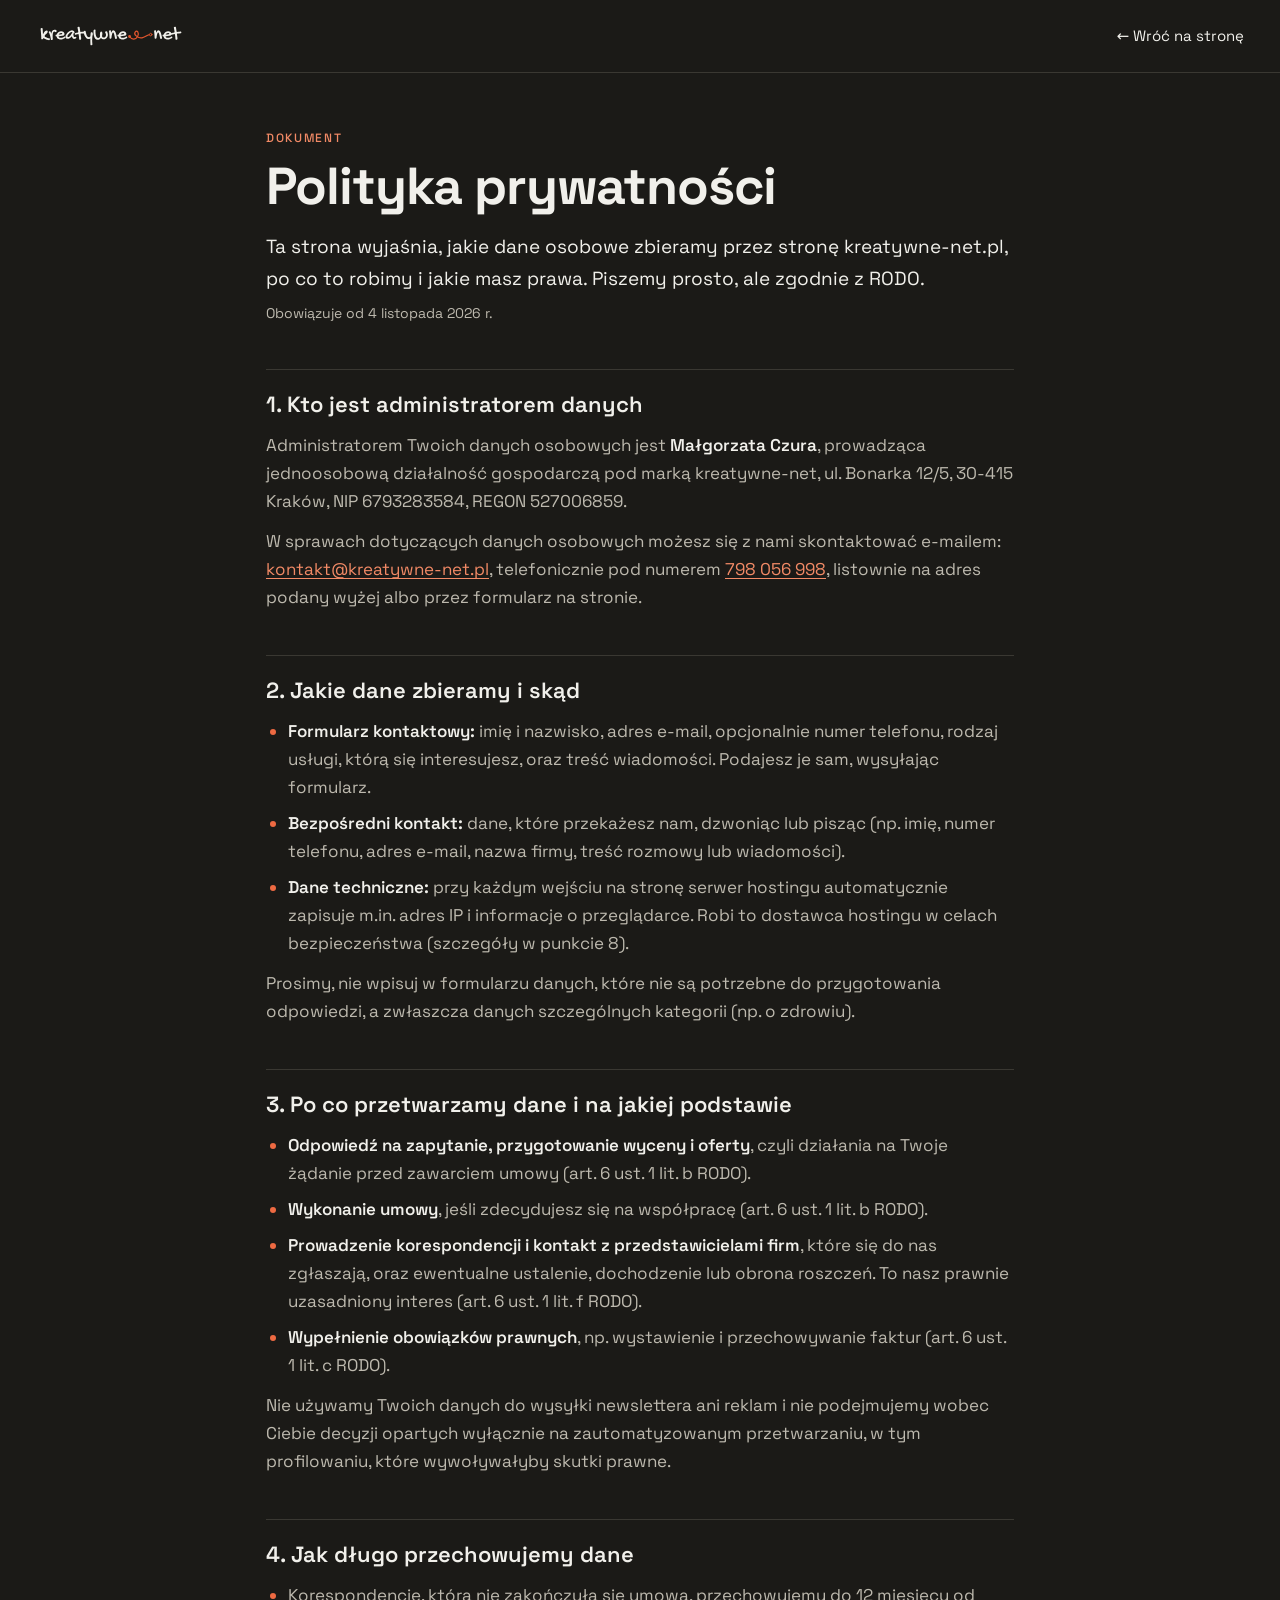
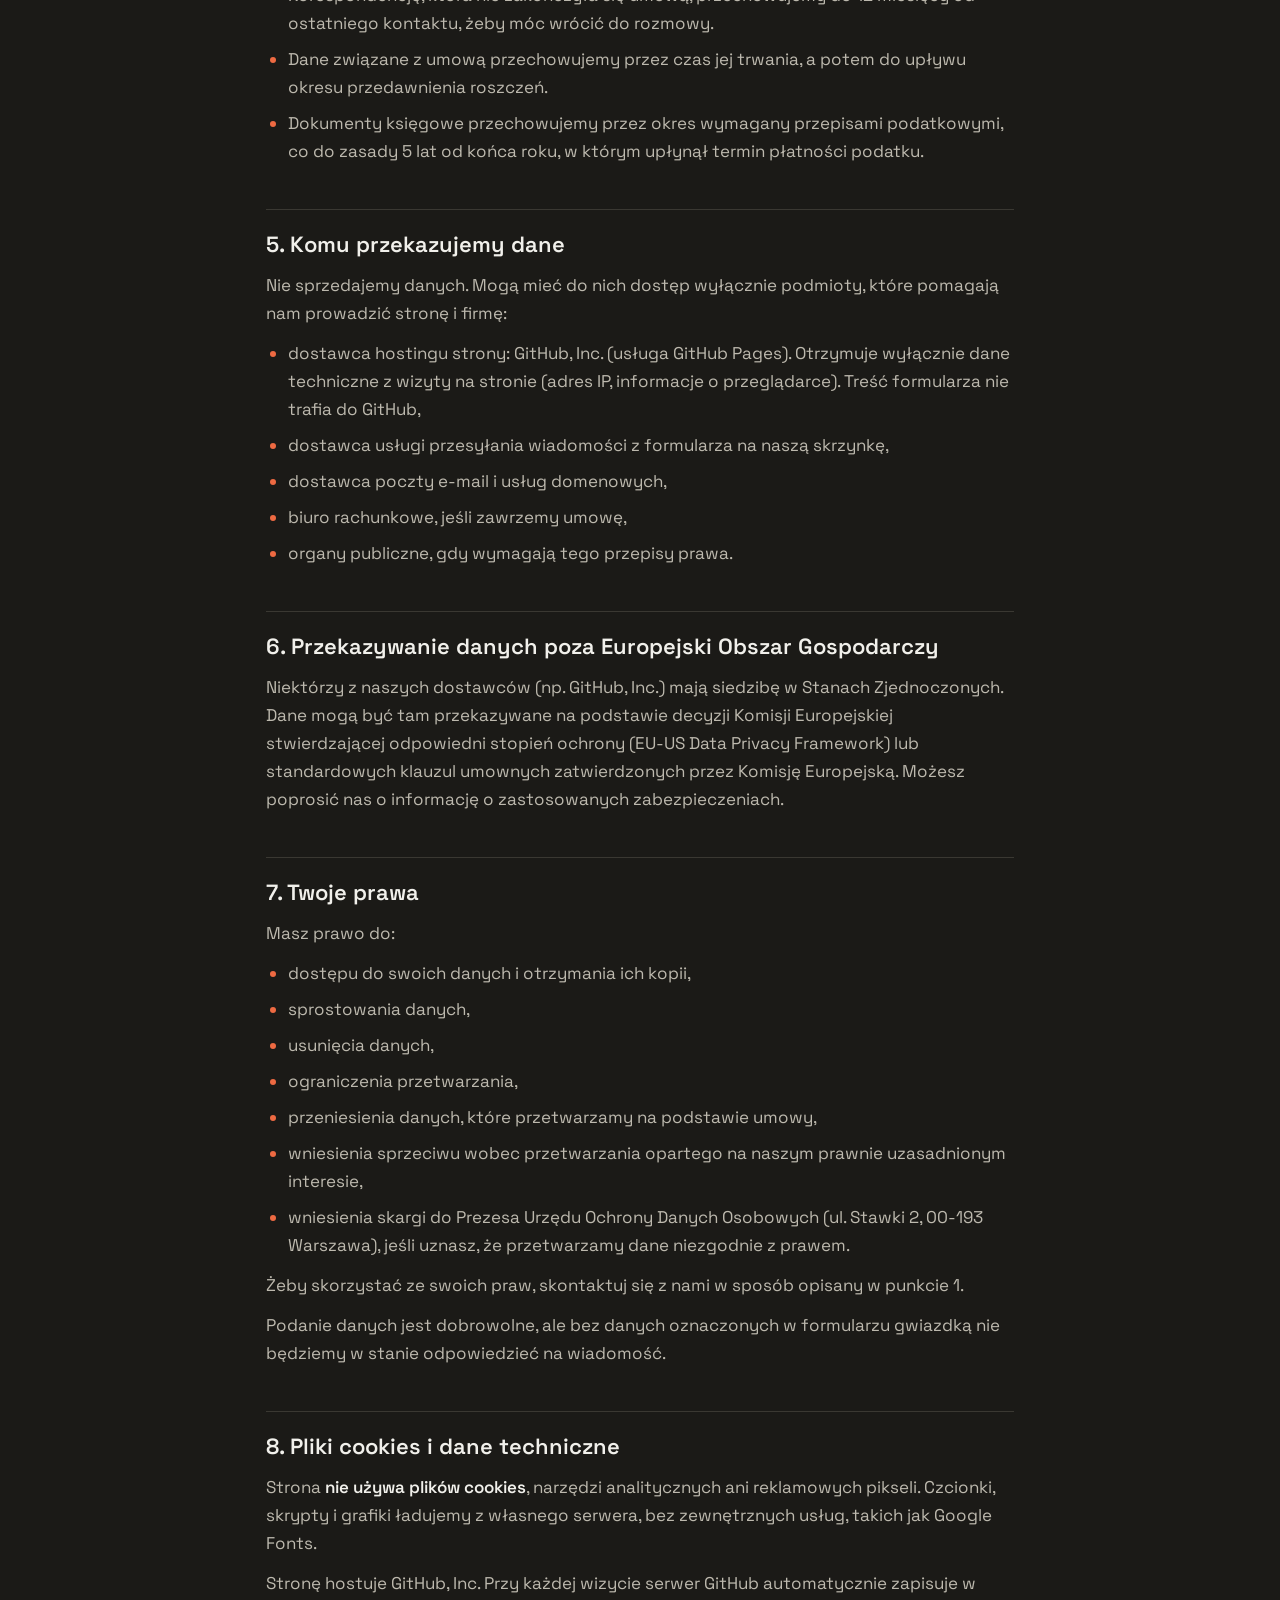
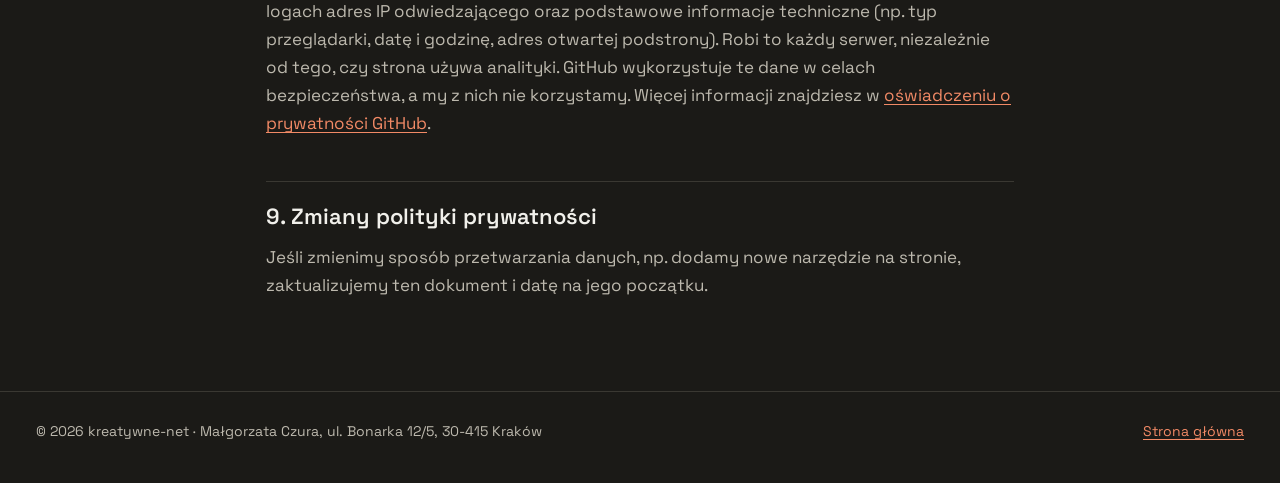
<file: polityka-prywatnosci.html>
<!doctype html>
<html lang="pl">
<head>
<meta charset="utf-8">
<meta name="viewport" content="width=device-width,initial-scale=1,viewport-fit=cover">
<title>Polityka prywatności | kreatywne-net</title>
<link rel="icon" href="favicon.ico" sizes="32x32">
<link rel="icon" href="favicon.svg" type="image/svg+xml">
<link rel="apple-touch-icon" href="apple-touch-icon.png">
<link rel="manifest" href="site.webmanifest">
<meta name="description" content="Polityka prywatności strony kreatywne-net.pl: kto jest administratorem danych, jakie dane zbieramy, po co i jakie masz prawa.">
<link rel="canonical" href="https://kreatywne-net.pl/polityka-prywatnosci.html">
<style>
@font-face{font-family:'Space Grotesk';font-style:normal;font-display:swap;font-weight:300 700;src:url([data-uri]) format('woff2');unicode-range:U+0100-02BA,U+02BD-02C5,U+02C7-02CC,U+02CE-02D7,U+02DD-02FF,U+0304,U+0308,U+0329,U+1D00-1DBF,U+1E00-1E9F,U+1EF2-1EFF,U+2020,U+20A0-20AB,U+20AD-20C0,U+2113,U+2C60-2C7F,U+A720-A7FF}
@font-face{font-family:'Space Grotesk';font-style:normal;font-display:swap;font-weight:300 700;src:url([data-uri]) format('woff2');unicode-range:U+0000-00FF,U+0131,U+0152-0153,U+02BB-02BC,U+02C6,U+02DA,U+02DC,U+0304,U+0308,U+0329,U+2000-206F,U+20AC,U+2122,U+2191,U+2193,U+2212,U+2215,U+FEFF,U+FFFD}
:root{--tlo:#1B1A17;--tlo-2:#26241F;--tekst:#F1F0EB;--tekst-2:#BDB9AE;--linia:#3A3832;--energia:#EE6A42;--energia-t:#F28A66;--blekit:#8EA2FF;color-scheme:dark}
*{box-sizing:border-box}html{background:var(--tlo)}
body{margin:0;background:var(--tlo);color:var(--tekst);font-family:"Space Grotesk",system-ui,-apple-system,"Segoe UI",sans-serif;font-size:17px;line-height:1.65;-webkit-font-smoothing:antialiased}
a{color:var(--energia-t);text-underline-offset:3px}a:hover{color:var(--tekst)}
:focus-visible{outline:2px solid var(--blekit);outline-offset:2px;border-radius:4px}
.wrap{max-width:780px;margin:0 auto;padding:0 max(16px,env(safe-area-inset-left,0px)) 0 max(16px,env(safe-area-inset-right,0px))}
.top{border-bottom:1px solid var(--linia)}.top .wrap{display:flex;align-items:center;justify-content:space-between;gap:16px;height:72px;max-width:1240px}
.top img{display:block;height:auto;max-width:150px}.back{color:var(--tekst);text-decoration:none;font-size:15px}.back:hover{color:var(--energia-t)}
.doc{padding-top:56px;padding-bottom:80px}
.etykieta{font-size:12px;letter-spacing:.14em;text-transform:uppercase;color:var(--energia-t);margin:0 0 10px;font-weight:500}
h1{font-size:clamp(34px,6vw,52px);line-height:1.05;letter-spacing:-.02em;margin:0 0 18px;font-weight:700}
.lead{font-size:19px;color:var(--tekst);margin:0 0 8px}.meta{color:var(--tekst-2);font-size:14px;margin:0 0 40px}
h2{font-size:22px;line-height:1.3;margin:44px 0 12px;font-weight:600;padding-top:20px;border-top:1px solid var(--linia)}
p{margin:0 0 12px;color:var(--tekst-2)}p strong,li strong{color:var(--tekst);font-weight:600}
ul{margin:0 0 12px;padding-left:22px;color:var(--tekst-2)}li{margin:0 0 8px}li::marker{color:var(--energia)}
.foot{border-top:1px solid var(--linia);padding:28px 0 40px;font-size:14px}.foot .wrap{display:flex;justify-content:space-between;gap:16px;flex-wrap:wrap;max-width:1240px}.foot p{margin:0}
</style>
</head>
<body>
<header class="top"><div class="wrap"><a href="./" aria-label="kreatywne-net, strona główna"><img src="img/brand/logo-ciemne-pomaranczowy-kabel.svg" alt="kreatywne-net" width="186" height="34"></a><a class="back" href="./">← Wróć na stronę</a></div></header>
<main class="wrap doc">
<p class="etykieta">Dokument</p>
<h1>Polityka prywatności</h1>
<p class="lead">Ta strona wyjaśnia, jakie dane osobowe zbieramy przez stronę kreatywne-net.pl, po co to robimy i jakie masz prawa. Piszemy prosto, ale zgodnie z RODO.</p>
<p class="meta">Obowiązuje od 4 listopada 2026 r.</p>

<h2>1. Kto jest administratorem danych</h2>
<p>Administratorem Twoich danych osobowych jest <strong>Małgorzata Czura</strong>, prowadząca jednoosobową działalność gospodarczą pod marką kreatywne-net, ul. Bonarka 12/5, <span style="white-space:nowrap">30-415</span> Kraków, NIP 6793283584, REGON 527006859.</p>
<p>W sprawach dotyczących danych osobowych możesz się z nami skontaktować e-mailem: <a href="mailto:kontakt@kreatywne-net.pl">kontakt@kreatywne-net.pl</a>, telefonicznie pod numerem <a href="tel:+48798056998">798 056 998</a>, listownie na adres podany wyżej albo przez formularz na stronie.</p>

<h2>2. Jakie dane zbieramy i skąd</h2>
<ul>
<li><strong>Formularz kontaktowy:</strong> imię i nazwisko, adres e-mail, opcjonalnie numer telefonu, rodzaj usługi, którą się interesujesz, oraz treść wiadomości. Podajesz je sam, wysyłając formularz.</li>
<li><strong>Bezpośredni kontakt:</strong> dane, które przekażesz nam, dzwoniąc lub pisząc (np. imię, numer telefonu, adres e-mail, nazwa firmy, treść rozmowy lub wiadomości).</li>
<li><strong>Dane techniczne:</strong> przy każdym wejściu na stronę serwer hostingu automatycznie zapisuje m.in. adres IP i informacje o przeglądarce. Robi to dostawca hostingu w celach bezpieczeństwa (szczegóły w punkcie 8).</li>
</ul>
<p>Prosimy, nie wpisuj w formularzu danych, które nie są potrzebne do przygotowania odpowiedzi, a zwłaszcza danych szczególnych kategorii (np. o zdrowiu).</p>

<h2>3. Po co przetwarzamy dane i na jakiej podstawie</h2>
<ul>
<li><strong>Odpowiedź na zapytanie, przygotowanie wyceny i oferty</strong>, czyli działania na Twoje żądanie przed zawarciem umowy (art. 6 ust. 1 lit. b RODO).</li>
<li><strong>Wykonanie umowy</strong>, jeśli zdecydujesz się na współpracę (art. 6 ust. 1 lit. b RODO).</li>
<li><strong>Prowadzenie korespondencji i kontakt z przedstawicielami firm</strong>, które się do nas zgłaszają, oraz ewentualne ustalenie, dochodzenie lub obrona roszczeń. To nasz prawnie uzasadniony interes (art. 6 ust. 1 lit. f RODO).</li>
<li><strong>Wypełnienie obowiązków prawnych</strong>, np. wystawienie i przechowywanie faktur (art. 6 ust. 1 lit. c RODO).</li>
</ul>
<p>Nie używamy Twoich danych do wysyłki newslettera ani reklam i nie podejmujemy wobec Ciebie decyzji opartych wyłącznie na zautomatyzowanym przetwarzaniu, w tym profilowaniu, które wywoływałyby skutki prawne.</p>

<h2>4. Jak długo przechowujemy dane</h2>
<ul>
<li>Korespondencję, która nie zakończyła się umową, przechowujemy do 12 miesięcy od ostatniego kontaktu, żeby móc wrócić do rozmowy.</li>
<li>Dane związane z umową przechowujemy przez czas jej trwania, a potem do upływu okresu przedawnienia roszczeń.</li>
<li>Dokumenty księgowe przechowujemy przez okres wymagany przepisami podatkowymi, co do zasady 5 lat od końca roku, w którym upłynął termin płatności podatku.</li>
</ul>

<h2>5. Komu przekazujemy dane</h2>
<p>Nie sprzedajemy danych. Mogą mieć do nich dostęp wyłącznie podmioty, które pomagają nam prowadzić stronę i firmę:</p>
<ul>
<li>dostawca hostingu strony: GitHub, Inc. (usługa GitHub Pages). Otrzymuje wyłącznie dane techniczne z wizyty na stronie (adres IP, informacje o przeglądarce). Treść formularza nie trafia do GitHub,</li>
<li>dostawca usługi przesyłania wiadomości z formularza na naszą skrzynkę,</li>
<li>dostawca poczty e-mail i usług domenowych,</li>
<li>biuro rachunkowe, jeśli zawrzemy umowę,</li>
<li>organy publiczne, gdy wymagają tego przepisy prawa.</li>
</ul>

<h2>6. Przekazywanie danych poza Europejski Obszar Gospodarczy</h2>
<p>Niektórzy z naszych dostawców (np. GitHub, Inc.) mają siedzibę w Stanach Zjednoczonych. Dane mogą być tam przekazywane na podstawie decyzji Komisji Europejskiej stwierdzającej odpowiedni stopień ochrony (EU-US Data Privacy Framework) lub standardowych klauzul umownych zatwierdzonych przez Komisję Europejską. Możesz poprosić nas o informację o zastosowanych zabezpieczeniach.</p>

<h2>7. Twoje prawa</h2>
<p>Masz prawo do:</p>
<ul>
<li>dostępu do swoich danych i otrzymania ich kopii,</li>
<li>sprostowania danych,</li>
<li>usunięcia danych,</li>
<li>ograniczenia przetwarzania,</li>
<li>przeniesienia danych, które przetwarzamy na podstawie umowy,</li>
<li>wniesienia sprzeciwu wobec przetwarzania opartego na naszym prawnie uzasadnionym interesie,</li>
<li>wniesienia skargi do Prezesa Urzędu Ochrony Danych Osobowych (ul. Stawki 2, 00-193 Warszawa), jeśli uznasz, że przetwarzamy dane niezgodnie z prawem.</li>
</ul>
<p>Żeby skorzystać ze swoich praw, skontaktuj się z nami w sposób opisany w punkcie 1.</p>
<p>Podanie danych jest dobrowolne, ale bez danych oznaczonych w formularzu gwiazdką nie będziemy w stanie odpowiedzieć na wiadomość.</p>

<h2>8. Pliki cookies i dane techniczne</h2>
<p>Strona <strong>nie używa plików cookies</strong>, narzędzi analitycznych ani reklamowych pikseli. Czcionki, skrypty i grafiki ładujemy z własnego serwera, bez zewnętrznych usług, takich jak Google Fonts.</p>
<p>Stronę hostuje GitHub, Inc. Przy każdej wizycie serwer GitHub automatycznie zapisuje w logach adres IP odwiedzającego oraz podstawowe informacje techniczne (np. typ przeglądarki, datę i godzinę, adres otwartej podstrony). Robi to każdy serwer, niezależnie od tego, czy strona używa analityki. GitHub wykorzystuje te dane w celach bezpieczeństwa, a my z nich nie korzystamy. Więcej informacji znajdziesz w <a href="https://docs.github.com/pl/site-policy/privacy-policies/github-general-privacy-statement" rel="noopener">oświadczeniu o prywatności GitHub</a>.</p>

<h2>9. Zmiany polityki prywatności</h2>
<p>Jeśli zmienimy sposób przetwarzania danych, np. dodamy nowe narzędzie na stronie, zaktualizujemy ten dokument i datę na jego początku.</p>
</main>
<footer class="foot"><div class="wrap"><p>© 2026 kreatywne-net · Małgorzata Czura, ul. Bonarka 12/5, <span style="white-space:nowrap">30-415</span> Kraków</p><a href="./">Strona główna</a></div></footer>
</body>
</html>
</file>
<file: craft.css>
/* ===== kreatywne-net: filcowe akcenty z kampanii  ===== */
.felt{position:absolute;display:block;background:center/contain no-repeat;pointer-events:none}

/* usługi: monitor i robot przy biurku na kartach */
.svc{position:relative;overflow:visible!important}
.services{margin-top:110px}
.f-monitor{width:190px;aspect-ratio:713/682;top:-96px;right:-26px;transform:rotate(6deg);filter:drop-shadow(0 14px 14px rgba(0,0,0,.35))}
.f-robot{width:200px;aspect-ratio:1023/1644;top:-150px;right:-30px;transform:rotate(-3deg);filter:drop-shadow(0 14px 14px rgba(0,0,0,.35))}
@media(min-width:900px){#uslugi .sec-head > p{margin-right:210px}}
@media(max-width:899px){.services{margin-top:80px}.f-monitor{width:120px;top:-70px;right:-8px}.f-robot{width:130px;top:-112px;right:-8px}}

/* kontakt: oryginalne tło i kabel, tylko filcowy robot */
#kontakt .lead{position:relative}
.k-robot{width:110px;aspect-ratio:627/961;right:6%;bottom:-30px;transform:rotate(7deg);filter:drop-shadow(0 12px 12px rgba(0,0,0,.45))}
@media(max-width:899px){.k-robot{width:76px;right:0;bottom:-16px}}

/* wyróżnione pola: karty z gęstego, grafitowego filcu */
.fact{background:#26241F url(img/craft/filc-karta-2.webp) 0 0/512px 512px!important}
.svc,.step{background:#1B1A17 url(img/craft/filc-karta-1.webp) 0 0/512px 512px!important}
.fact,.svc,.step{box-shadow:inset 0 1px 0 rgba(255,255,255,.05),inset 0 -3px 8px rgba(0,0,0,.35),0 8px 20px rgba(0,0,0,.28)}

/* formularz kontaktowy z filcu */
form.card{background:#26241F url(img/craft/filc-karta-2.webp) 0 0/512px 512px;backdrop-filter:none;-webkit-backdrop-filter:none;
  box-shadow:inset 0 1px 0 rgba(255,255,255,.05),inset 0 -3px 8px rgba(0,0,0,.35),0 14px 34px rgba(0,0,0,.45)}
form.card input,form.card select,form.card textarea{background:rgba(17,16,14,.78);border-color:rgba(189,185,174,.38);box-shadow:inset 0 2px 4px rgba(0,0,0,.35)}
form.card input:focus,form.card select:focus,form.card textarea:focus{border-color:var(--c-energia)}
</file>
